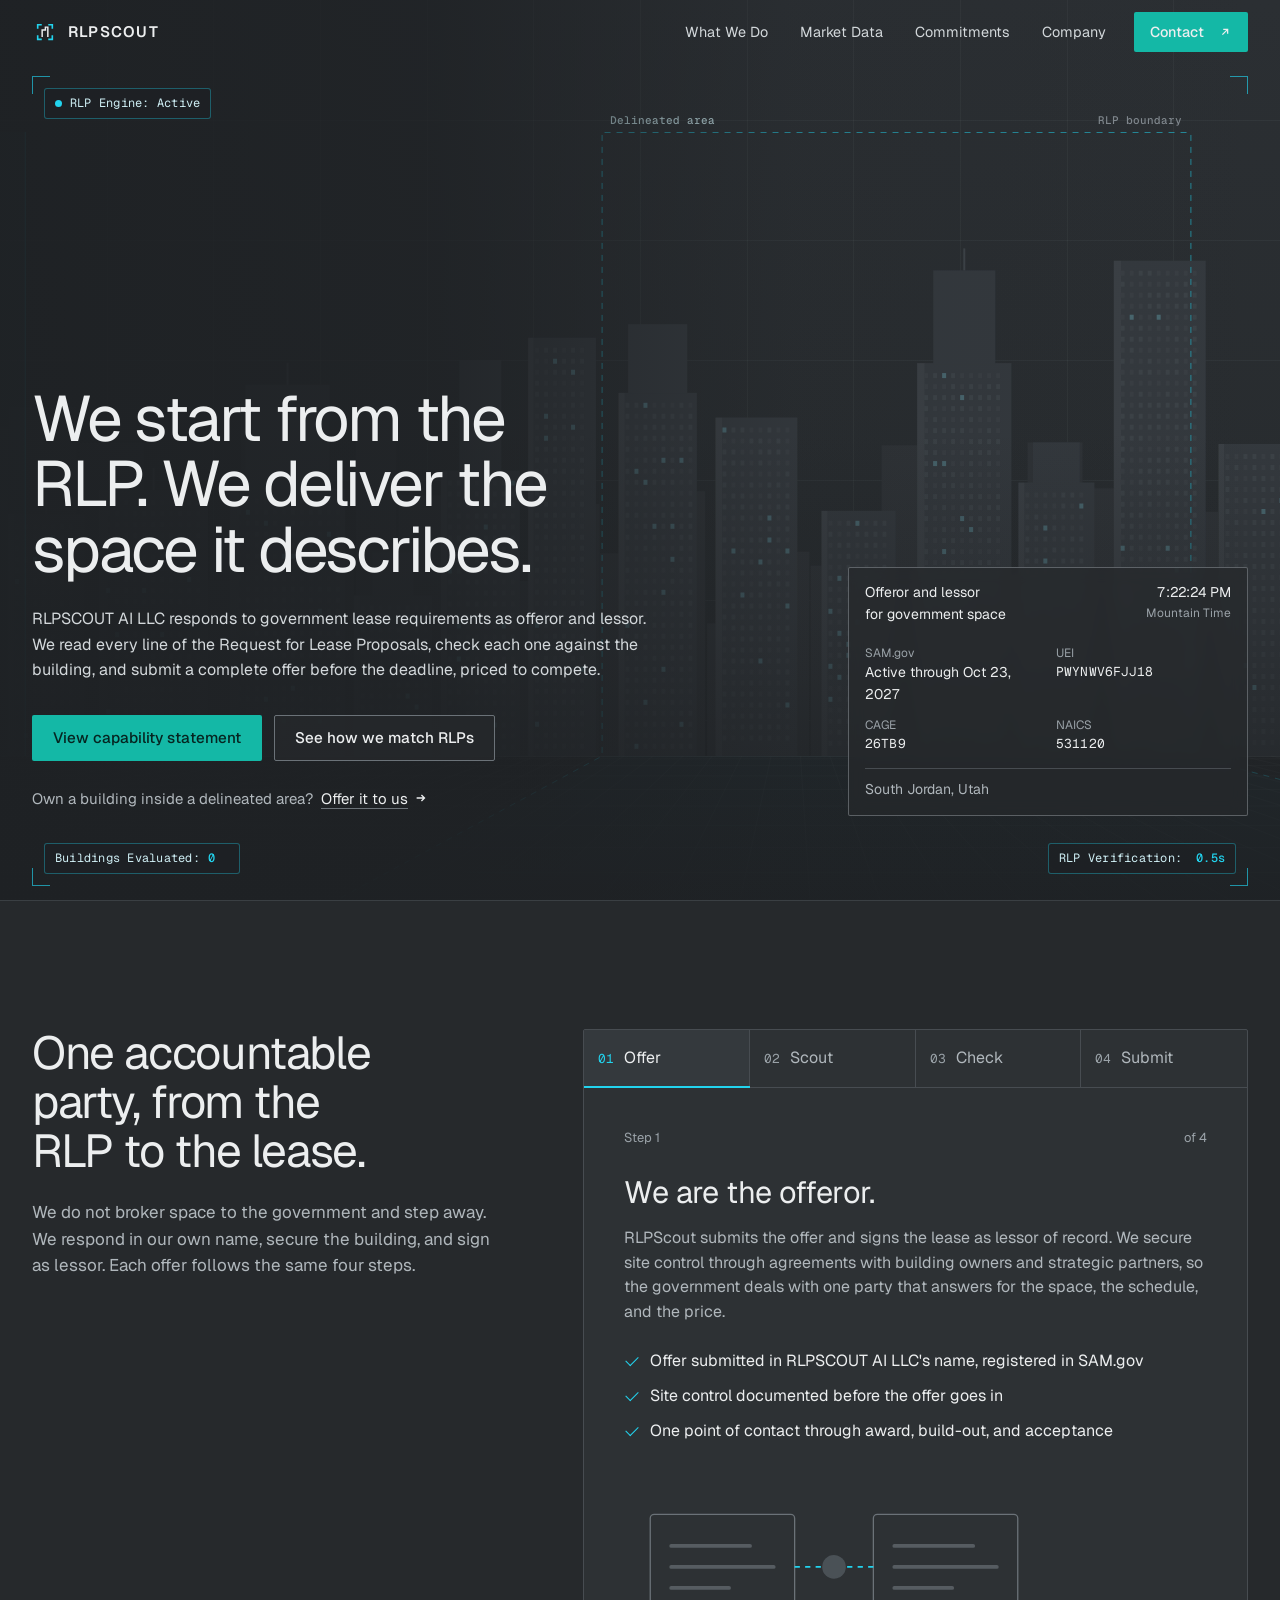
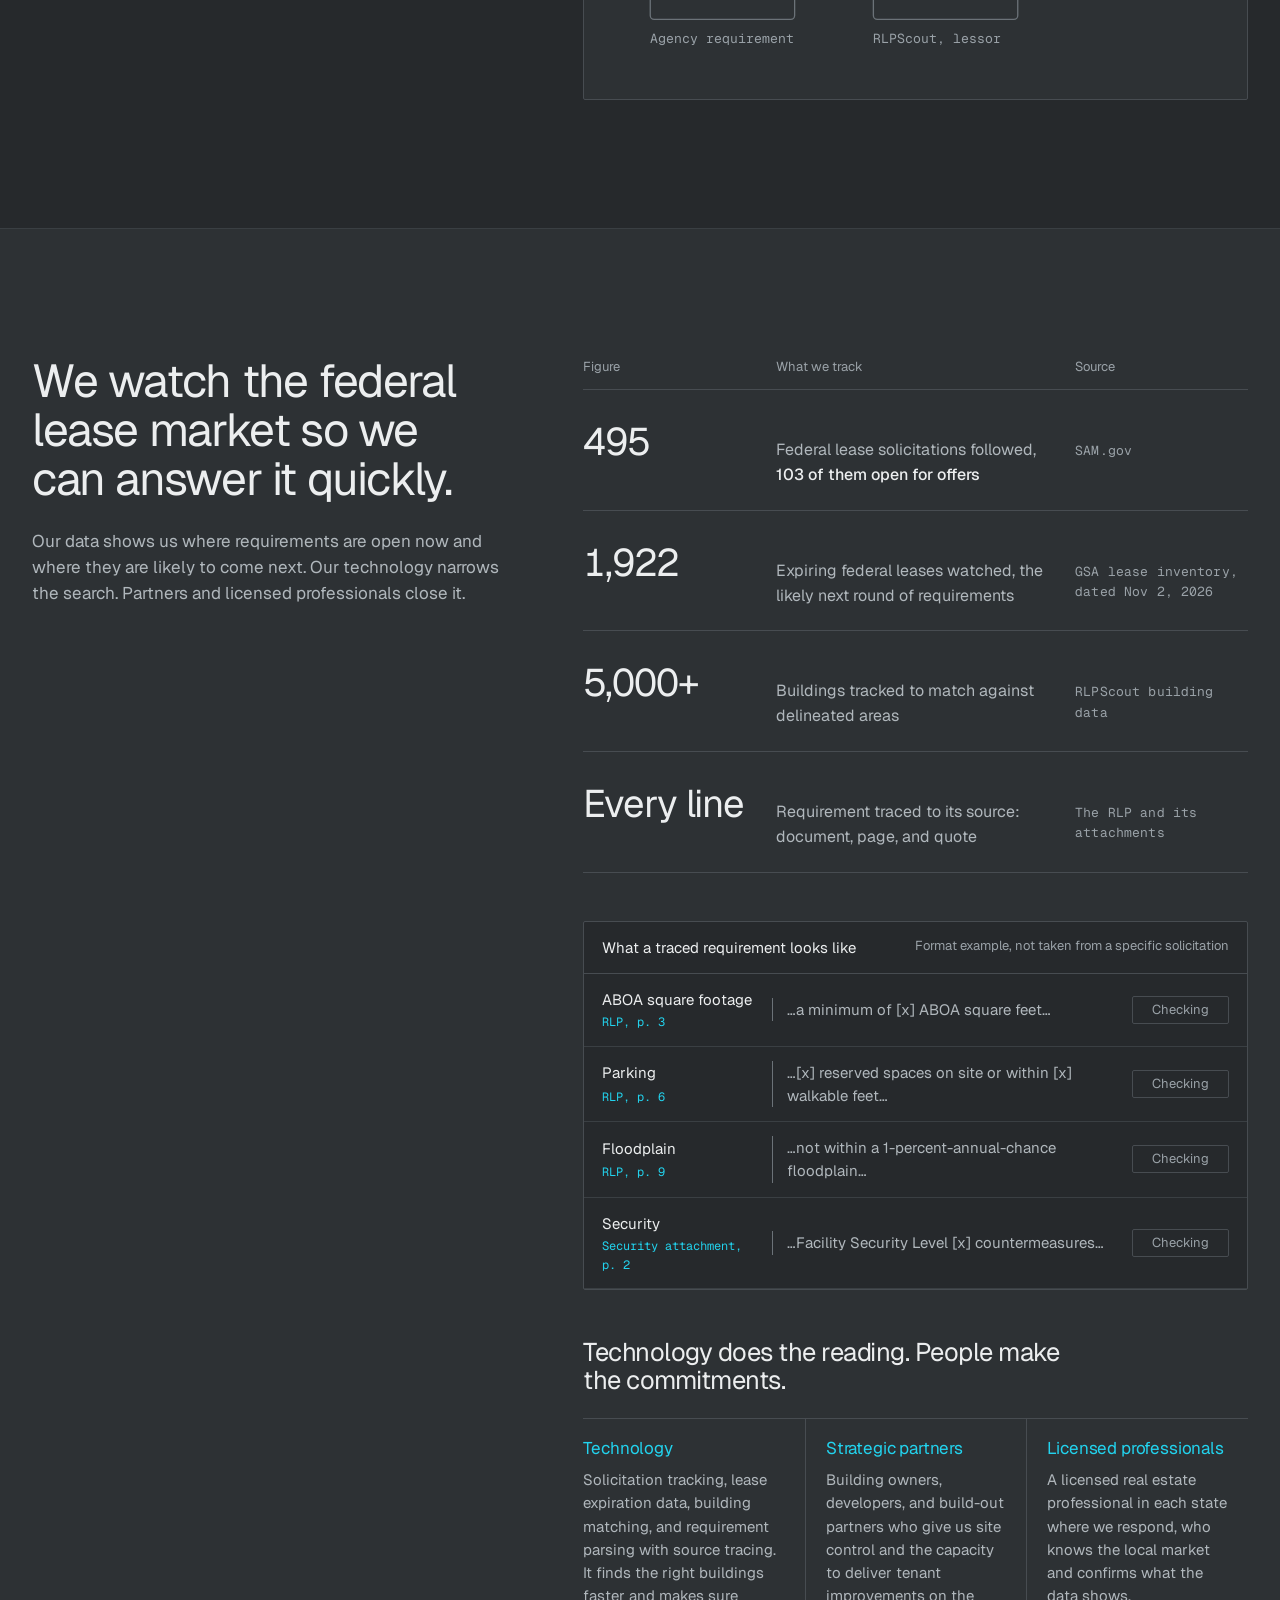
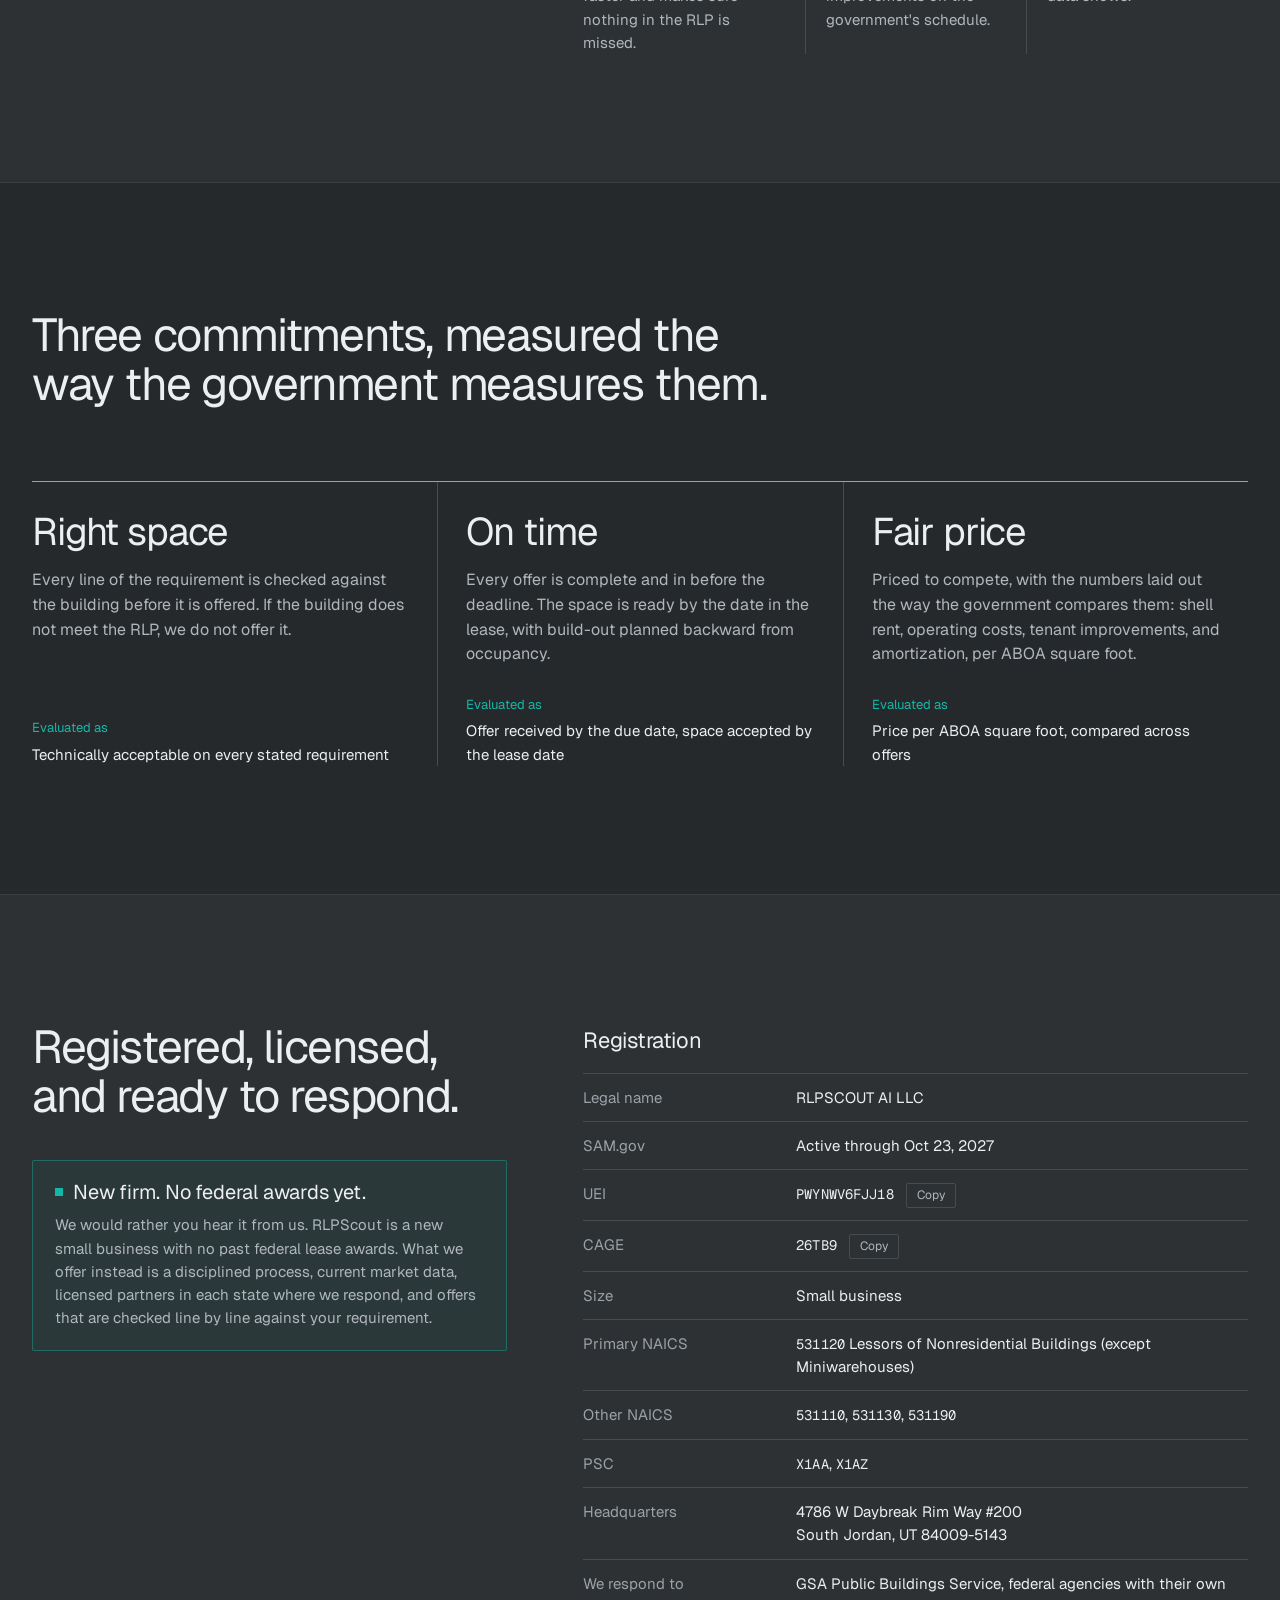
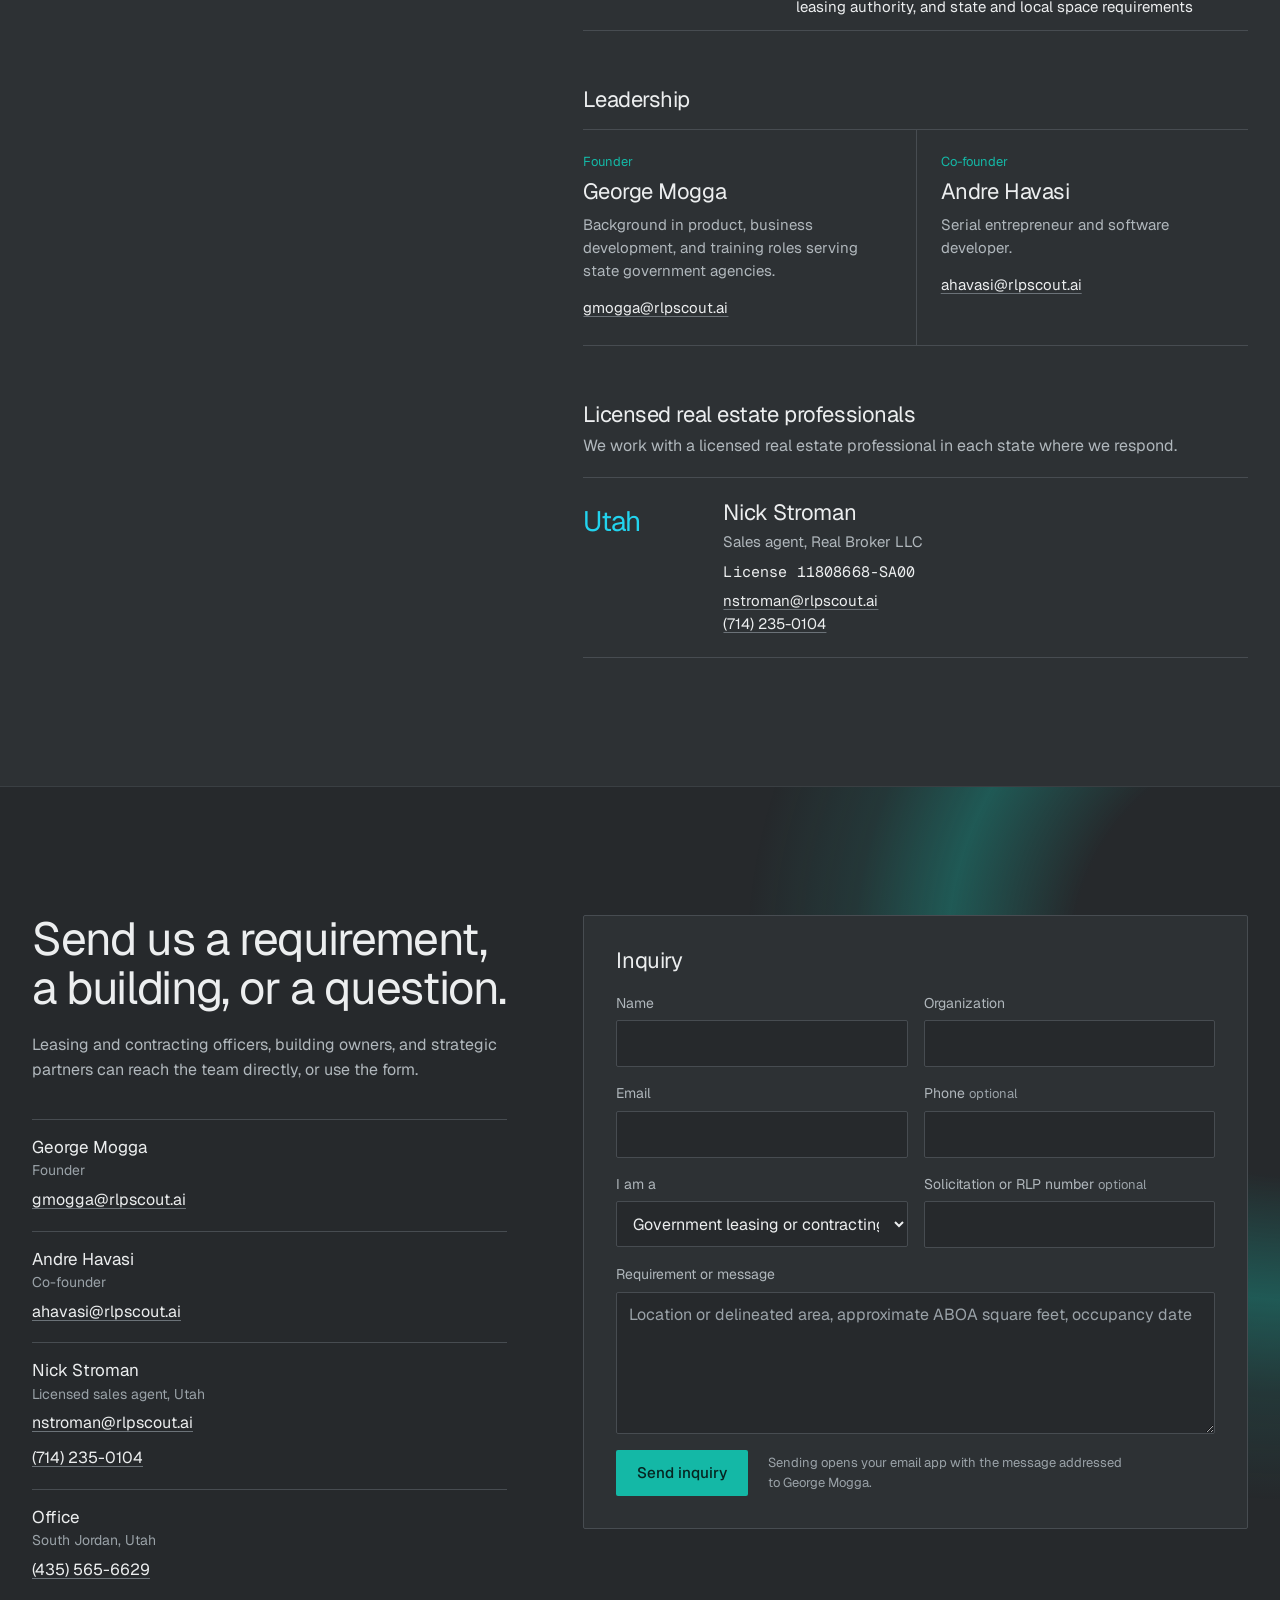
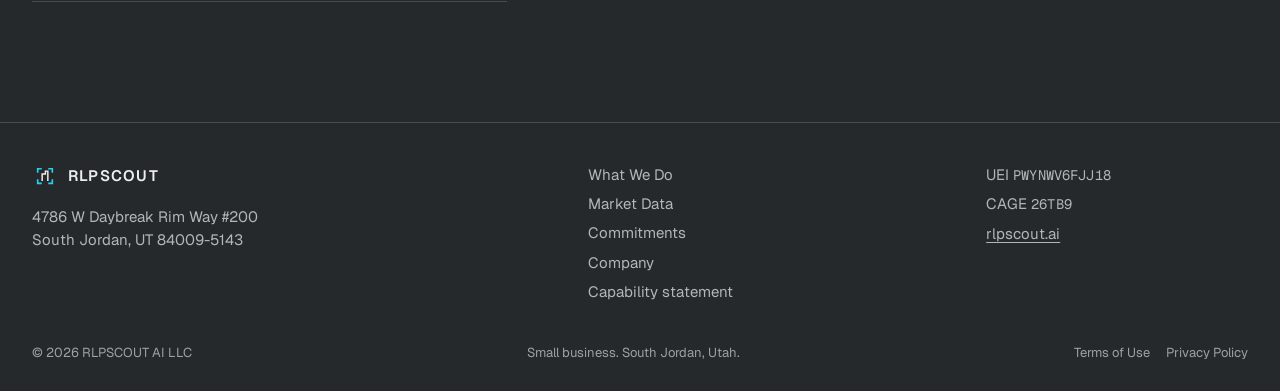
<file: index.html>
<!doctype html>
<html lang="en">
<head>
  <meta charset="utf-8">
  <meta name="viewport" content="width=device-width, initial-scale=1">
  <title>RLPSCOUT AI LLC | Government lease offeror and lessor</title>
  <meta name="description" content="RLPSCOUT AI LLC responds to government Requests for Lease Proposals as offeror and lessor. We check every line of the RLP against the building, trace each requirement to its source, and submit complete offers on time at a competitive price.">
  <meta name="theme-color" content="#26292c">
  <link rel="icon" href="assets/mark.svg" type="image/svg+xml">
  <link rel="preconnect" href="https://fonts.googleapis.com">
  <link rel="preconnect" href="https://fonts.gstatic.com" crossorigin>
  <link href="https://fonts.googleapis.com/css2?family=Geist:wght@300;400;500;600&family=Geist+Mono:wght@400;500&display=swap" rel="stylesheet">
  <link rel="stylesheet" href="css/styles.css">
  <script>document.documentElement.classList.add('js')</script>
</head>
<body>
  <a class="skip" href="#main">Skip to content</a>

  <!-- ============ HEADER ============ -->
  <header class="site-header" id="top">
    <nav class="nav" aria-label="Primary">
      <a class="brand" href="#top" aria-label="RLPSCOUT home">
        <svg class="brand-mark" viewBox="0 0 32 32" aria-hidden="true">
          <path d="M7 12V7h5M20 7h5v5M25 20v5h-5M12 25H7v-5" stroke="currentColor" stroke-width="2" fill="none"/>
          <path d="M12.5 22V13.5h4V10h3v12" stroke="#eceeef" stroke-width="1.8" fill="none"/>
        </svg>
        <span class="brand-word">RLPSCOUT</span>
      </a>
      <button class="nav-toggle" type="button" aria-expanded="false" aria-controls="nav-links">
        <span class="sr-only">Menu</span>
        <span class="nav-toggle-bars" aria-hidden="true"></span>
      </button>
      <div class="nav-links" id="nav-links">
        <a href="#what-we-do">What We Do</a>
        <a href="#market-data">Market Data</a>
        <a href="#commitments">Commitments</a>
        <a href="#company">Company</a>
        <a class="nav-cta" href="#contact">Contact
          <svg viewBox="0 0 16 16" aria-hidden="true"><path d="M5 11l6-6M6 5h5v5" stroke="currentColor" stroke-width="1.5" fill="none"/></svg>
        </a>
      </div>
    </nav>
  </header>

  <main id="main">

    <!-- ============ HERO ============ -->
    <section class="hero" aria-labelledby="hero-title">
      <canvas class="hero-canvas" aria-hidden="true"></canvas>
      <div class="hero-scrim" aria-hidden="true"></div>
      <p class="sr-only">Animated illustration: a city skyline is scanned from left to right. Bounding boxes lock onto buildings inside an agency's delineated area and check square footage, parking, floodplain and source references. Buildings outside the boundary are marked excluded.</p>

      <div class="hud" aria-hidden="true">
        <div class="hud-corner tl"></div><div class="hud-corner tr"></div>
        <div class="hud-corner bl"></div><div class="hud-corner br"></div>
        <div class="hud-status"><span class="hud-dot"></span><span data-hud="status">RLP Engine: Active</span></div>
        <div class="hud-readout hud-left">Buildings Evaluated: <b data-hud="count">0</b></div>
        <div class="hud-readout hud-right">RLP Verification: <b data-hud="timer">0.0s</b></div>
      </div>

      <div class="hero-inner">
        <div class="hero-copy">
          <h1 id="hero-title">We start from the RLP. We deliver the space it describes.</h1>
          <p class="hero-lede">RLPSCOUT AI LLC responds to government lease requirements as offeror and lessor. We read every line of the Request for Lease Proposals, check each one against the building, and submit a complete offer before the deadline, priced to compete.</p>
          <div class="hero-actions">
            <button class="btn btn-primary" type="button" data-open-cap>View capability statement</button>
            <a class="btn btn-ghost" href="#what-we-do">See how we match RLPs</a>
          </div>
          <p class="hero-owner">Own a building inside a delineated area? <a href="#contact" data-role="Building owner">Offer it to us<svg viewBox="0 0 16 16" aria-hidden="true"><path d="M3 8h9M8.5 4.5 12 8l-3.5 3.5" stroke="currentColor" stroke-width="1.5" fill="none"/></svg></a></p>
        </div>

        <aside class="hero-card" aria-label="Registration summary">
          <div class="hero-card-row">
            <p>Offeror and lessor<br>for government space</p>
            <p class="hero-clock"><span data-clock>--:--:--</span><small>Mountain Time</small></p>
          </div>
          <dl class="hero-card-data">
            <div><dt>SAM.gov</dt><dd>Active through Oct 23, 2027</dd></div>
            <div><dt>UEI</dt><dd class="mono">PWYNWV6FJJ18</dd></div>
            <div><dt>CAGE</dt><dd class="mono">26TB9</dd></div>
            <div><dt>NAICS</dt><dd class="mono">531120</dd></div>
          </dl>
          <p class="hero-card-addr">South Jordan, Utah</p>
        </aside>
      </div>
    </section>

    <!-- ============ HOW WE WORK ============ -->
    <section class="section" id="what-we-do" aria-labelledby="work-title">
      <div class="wrap split">
        <div class="split-head" data-reveal>
          <h2 id="work-title">One accountable party, from the RLP to the lease.</h2>
          <p class="section-intro">We do not broker space to the government and step away. We respond in our own name, secure the building, and sign as lessor. Each offer follows the same four steps.</p>
        </div>

        <div class="steps" data-steps data-reveal>
          <div class="steps-tabs" role="tablist" aria-label="How we work">
            <button role="tab" id="tab-1" aria-controls="panel-1" aria-selected="true"><span>01</span> Offer</button>
            <button role="tab" id="tab-2" aria-controls="panel-2" aria-selected="false" tabindex="-1"><span>02</span> Scout</button>
            <button role="tab" id="tab-3" aria-controls="panel-3" aria-selected="false" tabindex="-1"><span>03</span> Check</button>
            <button role="tab" id="tab-4" aria-controls="panel-4" aria-selected="false" tabindex="-1"><span>04</span> Submit</button>
            <span class="steps-ink" aria-hidden="true"></span>
          </div>

          <article class="step-panel" role="tabpanel" id="panel-1" aria-labelledby="tab-1" tabindex="0">
            <div class="step-meta"><span>Step 1</span><span>of 4</span></div>
            <h3>We are the offeror.</h3>
            <p>RLPScout submits the offer and signs the lease as lessor of record. We secure site control through agreements with building owners and strategic partners, so the government deals with one party that answers for the space, the schedule, and the price.</p>
            <ul class="ticks">
              <li>Offer submitted in RLPSCOUT AI LLC's name, registered in SAM.gov</li>
              <li>Site control documented before the offer goes in</li>
              <li>One point of contact through award, build-out, and acceptance</li>
            </ul>
            <svg class="step-art" viewBox="0 0 320 140" aria-hidden="true">
              <rect x="20" y="30" width="110" height="80" rx="3" class="a-line"/>
              <path d="M36 54h60M36 70h78M36 86h44" class="a-dim"/>
              <rect x="190" y="30" width="110" height="80" rx="3" class="a-line"/>
              <path d="M206 54h60M206 70h78M206 86h44" class="a-dim"/>
              <path d="M130 70h60" class="a-accent" stroke-dasharray="4 4"/>
              <circle cx="160" cy="70" r="9" class="a-fill"/>
              <text x="20" y="128" class="a-text">Agency requirement</text>
              <text x="190" y="128" class="a-text">RLPScout, lessor</text>
            </svg>
          </article>

          <article class="step-panel" role="tabpanel" id="panel-2" aria-labelledby="tab-2" tabindex="0" hidden>
            <div class="step-meta"><span>Step 2</span><span>of 4</span></div>
            <h3>We search inside the delineated area.</h3>
            <p>The delineated area in the RLP is a hard boundary, so we treat it as one. We match the boundary against more than 5,000 tracked buildings, then work with our licensed real estate professional in that state to confirm availability, ownership, and the owner's willingness to commit.</p>
            <ul class="ticks">
              <li>Candidates plotted against the exact boundary streets</li>
              <li>Buildings outside the boundary excluded, not argued for</li>
              <li>Local market checked by a licensed professional on the ground</li>
            </ul>
            <svg class="step-art" viewBox="0 0 320 140" aria-hidden="true">
              <rect x="70" y="14" width="180" height="104" class="a-accent" stroke-dasharray="5 4"/>
              <rect x="22" y="70" width="24" height="40" class="a-dim-fill"/>
              <rect x="96" y="52" width="34" height="58" class="a-fill"/>
              <rect x="146" y="38" width="28" height="72" class="a-fill"/>
              <rect x="190" y="62" width="40" height="48" class="a-dim-fill"/>
              <rect x="276" y="48" width="26" height="62" class="a-dim-fill"/>
              <rect x="92" y="48" width="42" height="66" class="a-line-accent"/>
              <rect x="142" y="34" width="36" height="80" class="a-line-accent"/>
              <text x="74" y="132" class="a-text">Delineated area</text>
              <text x="250" y="132" class="a-text">Excluded</text>
            </svg>
          </article>

          <article class="step-panel" role="tabpanel" id="panel-3" aria-labelledby="tab-3" tabindex="0" hidden>
            <div class="step-meta"><span>Step 3</span><span>of 4</span></div>
            <h3>We check every line against the building.</h3>
            <p>We parse the RLP and its attachments into individual requirements: ABOA square footage, parking, security, floodplain, accessibility, fire and life safety, and the delivery schedule. Every requirement is traced to its source, by document, page, and quote, and marked as met, not met, or needing work before we offer.</p>
            <ul class="ticks">
              <li>Each requirement linked to the exact page and wording</li>
              <li>Gaps found before submission, not after award</li>
              <li>A reviewer can follow every decision back to the RLP</li>
            </ul>
            <svg class="step-art" viewBox="0 0 320 140" aria-hidden="true">
              <rect x="20" y="16" width="280" height="24" rx="2" class="a-line"/>
              <rect x="20" y="48" width="280" height="24" rx="2" class="a-line"/>
              <rect x="20" y="80" width="280" height="24" rx="2" class="a-line"/>
              <path d="M32 28h110M32 60h90M32 92h120" class="a-dim"/>
              <text x="200" y="32" class="a-text">p.14</text>
              <text x="200" y="64" class="a-text">p.22</text>
              <text x="200" y="96" class="a-text">p.31</text>
              <path d="M272 28l5 5 9-10M272 60l5 5 9-10" class="a-accent"/>
              <path d="M274 87l10 10M284 87l-10 10" class="a-warn"/>
              <text x="20" y="128" class="a-text">Requirement, source, status</text>
            </svg>
          </article>

          <article class="step-panel" role="tabpanel" id="panel-4" aria-labelledby="tab-4" tabindex="0" hidden>
            <div class="step-meta"><span>Step 4</span><span>of 4</span></div>
            <h3>We submit a complete package before the deadline.</h3>
            <p>An incomplete offer is a weak offer. We assemble everything the RLP asks for, check it against the submission list, and deliver it before the due date and time.</p>
            <ul class="forms-list">
              <li><b>GSA Form 1364</b> Proposal to Lease Space</li>
              <li><b>GSA Form 1217</b> Lessor's Annual Cost Statement</li>
              <li><b>GSA Form 3518-SAM</b> Representations and Certifications</li>
              <li><b>GSA Form 12000</b> Prelease Fire Protection and Life Safety Evaluation</li>
              <li><b>Floor plans</b> Showing the offered space and ABOA calculation</li>
              <li><b>Site control</b> Evidence of the right to offer the building</li>
              <li><b>FEMA flood map</b> Floodplain status for the site</li>
            </ul>
          </article>
        </div>
      </div>
    </section>

    <!-- ============ MARKET DATA ============ -->
    <section class="section section-alt" id="market-data" aria-labelledby="data-title">
      <div class="wrap split">
        <div class="split-head" data-reveal>
          <h2 id="data-title">We watch the federal lease market so we can answer it quickly.</h2>
          <p class="section-intro">Our data shows us where requirements are open now and where they are likely to come next. Our technology narrows the search. Partners and licensed professionals close it.</p>
        </div>

        <div class="data-body">
          <table class="ledger" data-reveal>
            <caption class="sr-only">What RLPScout tracks</caption>
            <thead>
              <tr><th scope="col">Figure</th><th scope="col">What we track</th><th scope="col">Source</th></tr>
            </thead>
            <tbody>
              <tr>
                <td class="ledger-num">495</td>
                <td>Federal lease solicitations followed, <strong>103 of them open for offers</strong></td>
                <td>SAM.gov</td>
              </tr>
              <tr>
                <td class="ledger-num">1,922</td>
                <td>Expiring federal leases watched, the likely next round of requirements</td>
                <td>GSA lease inventory, dated Nov 2, 2026</td>
              </tr>
              <tr>
                <td class="ledger-num">5,000+</td>
                <td>Buildings tracked to match against delineated areas</td>
                <td>RLPScout building data</td>
              </tr>
              <tr>
                <td class="ledger-num">Every line</td>
                <td>Requirement traced to its source: document, page, and quote</td>
                <td>The RLP and its attachments</td>
              </tr>
            </tbody>
          </table>

          <figure class="trace" data-reveal data-trace>
            <figcaption>
              <span>What a traced requirement looks like</span>
              <small>Format example, not taken from a specific solicitation</small>
            </figcaption>
            <div class="trace-rows" role="list">
              <div class="trace-row" role="listitem">
                <span class="trace-req">ABOA square footage</span>
                <span class="trace-src">RLP, p. 3</span>
                <q>…a minimum of [x] ABOA square feet…</q>
                <span class="status ok">Met</span>
              </div>
              <div class="trace-row" role="listitem">
                <span class="trace-req">Parking</span>
                <span class="trace-src">RLP, p. 6</span>
                <q>…[x] reserved spaces on site or within [x] walkable feet…</q>
                <span class="status ok">Met</span>
              </div>
              <div class="trace-row" role="listitem">
                <span class="trace-req">Floodplain</span>
                <span class="trace-src">RLP, p. 9</span>
                <q>…not within a 1-percent-annual-chance floodplain…</q>
                <span class="status ok">Met</span>
              </div>
              <div class="trace-row" role="listitem">
                <span class="trace-req">Security</span>
                <span class="trace-src">Security attachment, p. 2</span>
                <q>…Facility Security Level [x] countermeasures…</q>
                <span class="status work">Needs work</span>
              </div>
            </div>
          </figure>

          <div class="staffing" data-reveal>
            <h3>Technology does the reading. People make the commitments.</h3>
            <div class="staffing-grid">
              <div>
                <h4>Technology</h4>
                <p>Solicitation tracking, lease expiration data, building matching, and requirement parsing with source tracing. It finds the right buildings faster and makes sure nothing in the RLP is missed.</p>
              </div>
              <div>
                <h4>Strategic partners</h4>
                <p>Building owners, developers, and build-out partners who give us site control and the capacity to deliver tenant improvements on the government's schedule.</p>
              </div>
              <div>
                <h4>Licensed professionals</h4>
                <p>A licensed real estate professional in each state where we respond, who knows the local market and confirms what the data shows.</p>
              </div>
            </div>
          </div>
        </div>
      </div>
    </section>

    <!-- ============ COMMITMENTS ============ -->
    <section class="section" id="commitments" aria-labelledby="commit-title">
      <div class="wrap">
        <div class="commit-head" data-reveal>
          <h2 id="commit-title">Three commitments, measured the way the government measures them.</h2>
        </div>
        <ol class="commit-grid">
          <li class="commit" data-reveal style="--i:0">
            <h3>Right space</h3>
            <p>Every line of the requirement is checked against the building before it is offered. If the building does not meet the RLP, we do not offer it.</p>
            <p class="commit-measure"><span>Evaluated as</span> Technically acceptable on every stated requirement</p>
          </li>
          <li class="commit" data-reveal style="--i:1">
            <h3>On time</h3>
            <p>Every offer is complete and in before the deadline. The space is ready by the date in the lease, with build-out planned backward from occupancy.</p>
            <p class="commit-measure"><span>Evaluated as</span> Offer received by the due date, space accepted by the lease date</p>
          </li>
          <li class="commit" data-reveal style="--i:2">
            <h3>Fair price</h3>
            <p>Priced to compete, with the numbers laid out the way the government compares them: shell rent, operating costs, tenant improvements, and amortization, per ABOA square foot.</p>
            <p class="commit-measure"><span>Evaluated as</span> Price per ABOA square foot, compared across offers</p>
          </li>
        </ol>
      </div>
    </section>

    <!-- ============ COMPANY ============ -->
    <section class="section section-alt" id="company" aria-labelledby="company-title">
      <div class="wrap split">
        <div class="split-head" data-reveal>
          <h2 id="company-title">Registered, licensed, and ready to respond.</h2>
          <div class="candor">
            <h3>New firm. No federal awards yet.</h3>
            <p>We would rather you hear it from us. RLPScout is a new small business with no past federal lease awards. What we offer instead is a disciplined process, current market data, licensed partners in each state where we respond, and offers that are checked line by line against your requirement.</p>
          </div>
        </div>

        <div class="company-body">
          <table class="registry" data-reveal>
            <caption>Registration</caption>
            <tbody>
              <tr><th scope="row">Legal name</th><td>RLPSCOUT AI LLC</td></tr>
              <tr><th scope="row">SAM.gov</th><td>Active through Oct 23, 2027</td></tr>
              <tr><th scope="row">UEI</th><td><span class="mono">PWYNWV6FJJ18</span> <button class="copy" type="button" data-copy="PWYNWV6FJJ18">Copy</button></td></tr>
              <tr><th scope="row">CAGE</th><td><span class="mono">26TB9</span> <button class="copy" type="button" data-copy="26TB9">Copy</button></td></tr>
              <tr><th scope="row">Size</th><td>Small business</td></tr>
              <tr><th scope="row">Primary NAICS</th><td><span class="mono">531120</span> Lessors of Nonresidential Buildings (except Miniwarehouses)</td></tr>
              <tr><th scope="row">Other NAICS</th><td><span class="mono">531110</span>, <span class="mono">531130</span>, <span class="mono">531190</span></td></tr>
              <tr><th scope="row">PSC</th><td><span class="mono">X1AA</span>, <span class="mono">X1AZ</span></td></tr>
              <tr><th scope="row">Headquarters</th><td>4786 W Daybreak Rim Way #200<br>South Jordan, UT 84009-5143</td></tr>
              <tr><th scope="row">We respond to</th><td>GSA Public Buildings Service, federal agencies with their own leasing authority, and state and local space requirements</td></tr>
            </tbody>
          </table>

          <h3 class="sub-head">Leadership</h3>
          <div class="people" data-reveal>
            <div class="person">
              <p class="person-role">Founder</p>
              <h4>George Mogga</h4>
              <p>Background in product, business development, and training roles serving state government agencies.</p>
              <a href="mailto:gmogga@rlpscout.ai">gmogga@rlpscout.ai</a>
            </div>
            <div class="person">
              <p class="person-role">Co-founder</p>
              <h4>Andre Havasi</h4>
              <p>Serial entrepreneur and software developer.</p>
              <a href="mailto:ahavasi@rlpscout.ai">ahavasi@rlpscout.ai</a>
            </div>
          </div>

          <h3 class="sub-head">Licensed real estate professionals</h3>
          <p class="sub-intro">We work with a licensed real estate professional in each state where we respond.</p>
          <div class="license" data-reveal>
            <div class="license-state">Utah</div>
            <div class="license-body">
              <h4>Nick Stroman</h4>
              <p>Sales agent, Real Broker LLC</p>
              <p class="mono license-no">License 11808668-SA00</p>
              <p><a href="mailto:nstroman@rlpscout.ai">nstroman@rlpscout.ai</a><br><a href="tel:+17142350104">(714) 235-0104</a></p>
            </div>
          </div>
        </div>
      </div>
    </section>

    <!-- ============ CONTACT ============ -->
    <section class="contact" id="contact" aria-labelledby="contact-title">
      <div class="contact-glow" aria-hidden="true"></div>
      <div class="wrap contact-grid">
        <div class="contact-intro" data-reveal>
          <h2 id="contact-title">Send us a requirement, a building, or a question.</h2>
          <p>Leasing and contracting officers, building owners, and strategic partners can reach the team directly, or use the form.</p>

          <ul class="directory">
            <li>
              <span class="dir-name">George Mogga</span><span class="dir-role">Founder</span>
              <a href="mailto:gmogga@rlpscout.ai">gmogga@rlpscout.ai</a>
            </li>
            <li>
              <span class="dir-name">Andre Havasi</span><span class="dir-role">Co-founder</span>
              <a href="mailto:ahavasi@rlpscout.ai">ahavasi@rlpscout.ai</a>
            </li>
            <li>
              <span class="dir-name">Nick Stroman</span><span class="dir-role">Licensed sales agent, Utah</span>
              <a href="mailto:nstroman@rlpscout.ai">nstroman@rlpscout.ai</a>
              <a href="tel:+17142350104">(714) 235-0104</a>
            </li>
            <li>
              <span class="dir-name">Office</span><span class="dir-role">South Jordan, Utah</span>
              <a href="tel:+14355656629">(435) 565-6629</a>
            </li>
          </ul>
        </div>

        <form class="inquiry" novalidate data-inquiry data-reveal>
          <h3>Inquiry</h3>
          <div class="field-row">
            <div class="field">
              <label for="f-name">Name</label>
              <input id="f-name" name="name" autocomplete="name" required>
              <p class="field-error" id="e-name" hidden>Enter your name.</p>
            </div>
            <div class="field">
              <label for="f-org">Organization</label>
              <input id="f-org" name="organization" autocomplete="organization" required>
              <p class="field-error" id="e-org" hidden>Enter your agency or company.</p>
            </div>
          </div>
          <div class="field-row">
            <div class="field">
              <label for="f-email">Email</label>
              <input id="f-email" name="email" type="email" autocomplete="email" required>
              <p class="field-error" id="e-email" hidden>Enter an email address like name@agency.gov.</p>
            </div>
            <div class="field">
              <label for="f-phone">Phone <span class="opt">optional</span></label>
              <input id="f-phone" name="phone" type="tel" autocomplete="tel">
            </div>
          </div>
          <div class="field-row">
            <div class="field">
              <label for="f-role">I am a</label>
              <select id="f-role" name="role">
                <option>Government leasing or contracting officer</option>
                <option>Building owner</option>
                <option>Strategic partner</option>
                <option>Other</option>
              </select>
            </div>
            <div class="field">
              <label for="f-sol">Solicitation or RLP number <span class="opt">optional</span></label>
              <input id="f-sol" name="solicitation">
            </div>
          </div>
          <div class="field">
            <label for="f-msg">Requirement or message</label>
            <textarea id="f-msg" name="message" rows="5" required placeholder="Location or delineated area, approximate ABOA square feet, occupancy date"></textarea>
            <p class="field-error" id="e-msg" hidden>Tell us what you need, even briefly.</p>
          </div>
          <div class="form-foot">
            <button class="btn btn-primary" type="submit">Send inquiry</button>
            <p class="form-note" data-form-note>Sending opens your email app with the message addressed to George Mogga.</p>
          </div>
        </form>
      </div>

      <footer class="site-footer">
        <div class="wrap footer-grid">
          <div>
            <a class="brand" href="#top" aria-label="Back to top">
              <svg class="brand-mark" viewBox="0 0 32 32" aria-hidden="true">
                <path d="M7 12V7h5M20 7h5v5M25 20v5h-5M12 25H7v-5" stroke="currentColor" stroke-width="2" fill="none"/>
                <path d="M12.5 22V13.5h4V10h3v12" stroke="#eceeef" stroke-width="1.8" fill="none"/>
              </svg>
              <span class="brand-word">RLPSCOUT</span>
            </a>
            <p class="footer-addr">4786 W Daybreak Rim Way #200<br>South Jordan, UT 84009-5143</p>
          </div>
          <nav aria-label="Footer">
            <a href="#what-we-do">What We Do</a>
            <a href="#market-data">Market Data</a>
            <a href="#commitments">Commitments</a>
            <a href="#company">Company</a>
            <button type="button" class="linklike" data-open-cap>Capability statement</button>
          </nav>
          <div class="footer-reg">
            <p>UEI <span class="mono">PWYNWV6FJJ18</span></p>
            <p>CAGE <span class="mono">26TB9</span></p>
            <p><a href="https://rlpscout.ai">rlpscout.ai</a></p>
          </div>
        </div>
        <div class="wrap footer-base">
          <p>© 2026 RLPSCOUT AI LLC</p>
          <p>Small business. South Jordan, Utah.</p>
          <p class="footer-legal"><a href="terms.html">Terms of Use</a> <a href="privacy.html">Privacy Policy</a></p>
        </div>
      </footer>
    </section>
  </main>

  <!-- ============ CAPABILITY STATEMENT ============ -->
  <dialog class="cap-dialog" id="cap-dialog" aria-labelledby="cap-title">
    <div class="cap-toolbar">
      <p>Capability statement</p>
      <div>
        <button class="btn btn-primary btn-sm" type="button" data-print-cap>Print or save as PDF</button>
        <button class="btn btn-ghost btn-sm" type="button" data-close-cap>Close</button>
      </div>
    </div>
    <article class="cap-sheet" id="cap-sheet">
      <header class="cap-head">
        <div>
          <p class="cap-brand">RLPSCOUT AI LLC</p>
          <h2 id="cap-title">Capability statement</h2>
          <p class="cap-sub">Government lease offeror and lessor</p>
        </div>
        <div class="cap-contact">
          <p>4786 W Daybreak Rim Way #200<br>South Jordan, UT 84009-5143</p>
          <p>(435) 565-6629<br>rlpscout.ai</p>
        </div>
      </header>

      <div class="cap-cols">
        <div>
          <h3>Company overview</h3>
          <p>RLPSCOUT AI LLC responds to government Requests for Lease Proposals as offeror and lessor. We start from the agency's exact requirement, search only inside the delineated area, check every line of the RLP against the building, and submit complete offers before the deadline, priced to compete.</p>

          <h3>Core capabilities</h3>
          <ul>
            <li>Acting as offeror and lessor of record for leased space</li>
            <li>Building search and matching inside delineated areas</li>
            <li>Line-by-line requirement checks, each traced to document, page, and quote</li>
            <li>Complete offer packages: GSA Forms 1364, 1217, 3518-SAM, 12000, plans, site control, FEMA flood maps</li>
            <li>Pricing laid out per ABOA square foot, the way the government compares offers</li>
          </ul>

          <h3>Differentiators</h3>
          <ul>
            <li>495 federal lease solicitations followed on SAM.gov, 103 open for offers</li>
            <li>1,922 expiring federal leases watched from the GSA lease inventory (dated Nov 2, 2026)</li>
            <li>5,000+ buildings tracked to match against delineated areas</li>
            <li>A licensed real estate professional in each state where we respond</li>
          </ul>

          <h3>Commitments</h3>
          <p><b>Right space.</b> Every line checked before the building is offered. <b>On time.</b> Offers complete and in before the deadline; space ready by the lease date. <b>Fair price.</b> Priced to compete, laid out the way the government compares.</p>
        </div>

        <div>
          <h3>Registration</h3>
          <dl class="cap-dl">
            <dt>SAM.gov</dt><dd>Active through Oct 23, 2027</dd>
            <dt>UEI</dt><dd>PWYNWV6FJJ18</dd>
            <dt>CAGE</dt><dd>26TB9</dd>
            <dt>Size</dt><dd>Small business</dd>
            <dt>Primary NAICS</dt><dd>531120</dd>
            <dt>Other NAICS</dt><dd>531110, 531130, 531190</dd>
            <dt>PSC</dt><dd>X1AA, X1AZ</dd>
          </dl>

          <h3>Customers served</h3>
          <p>GSA Public Buildings Service, federal agencies with their own leasing authority, and state and local space requirements.</p>

          <h3>Past performance</h3>
          <p>New firm. No federal awards yet.</p>

          <h3>Contacts</h3>
          <p><b>George Mogga</b>, Founder<br>gmogga@rlpscout.ai</p>
          <p><b>Andre Havasi</b>, Co-founder<br>ahavasi@rlpscout.ai</p>
          <p><b>Nick Stroman</b>, Licensed sales agent (Utah)<br>License 11808668-SA00, Real Broker LLC<br>nstroman@rlpscout.ai, (714) 235-0104</p>
        </div>
      </div>
    </article>
  </dialog>

  <div class="toast" role="status" aria-live="polite" data-toast></div>

  <script src="js/hero.js" defer></script>
  <script src="js/main.js" defer></script>
</body>
</html>
</file>
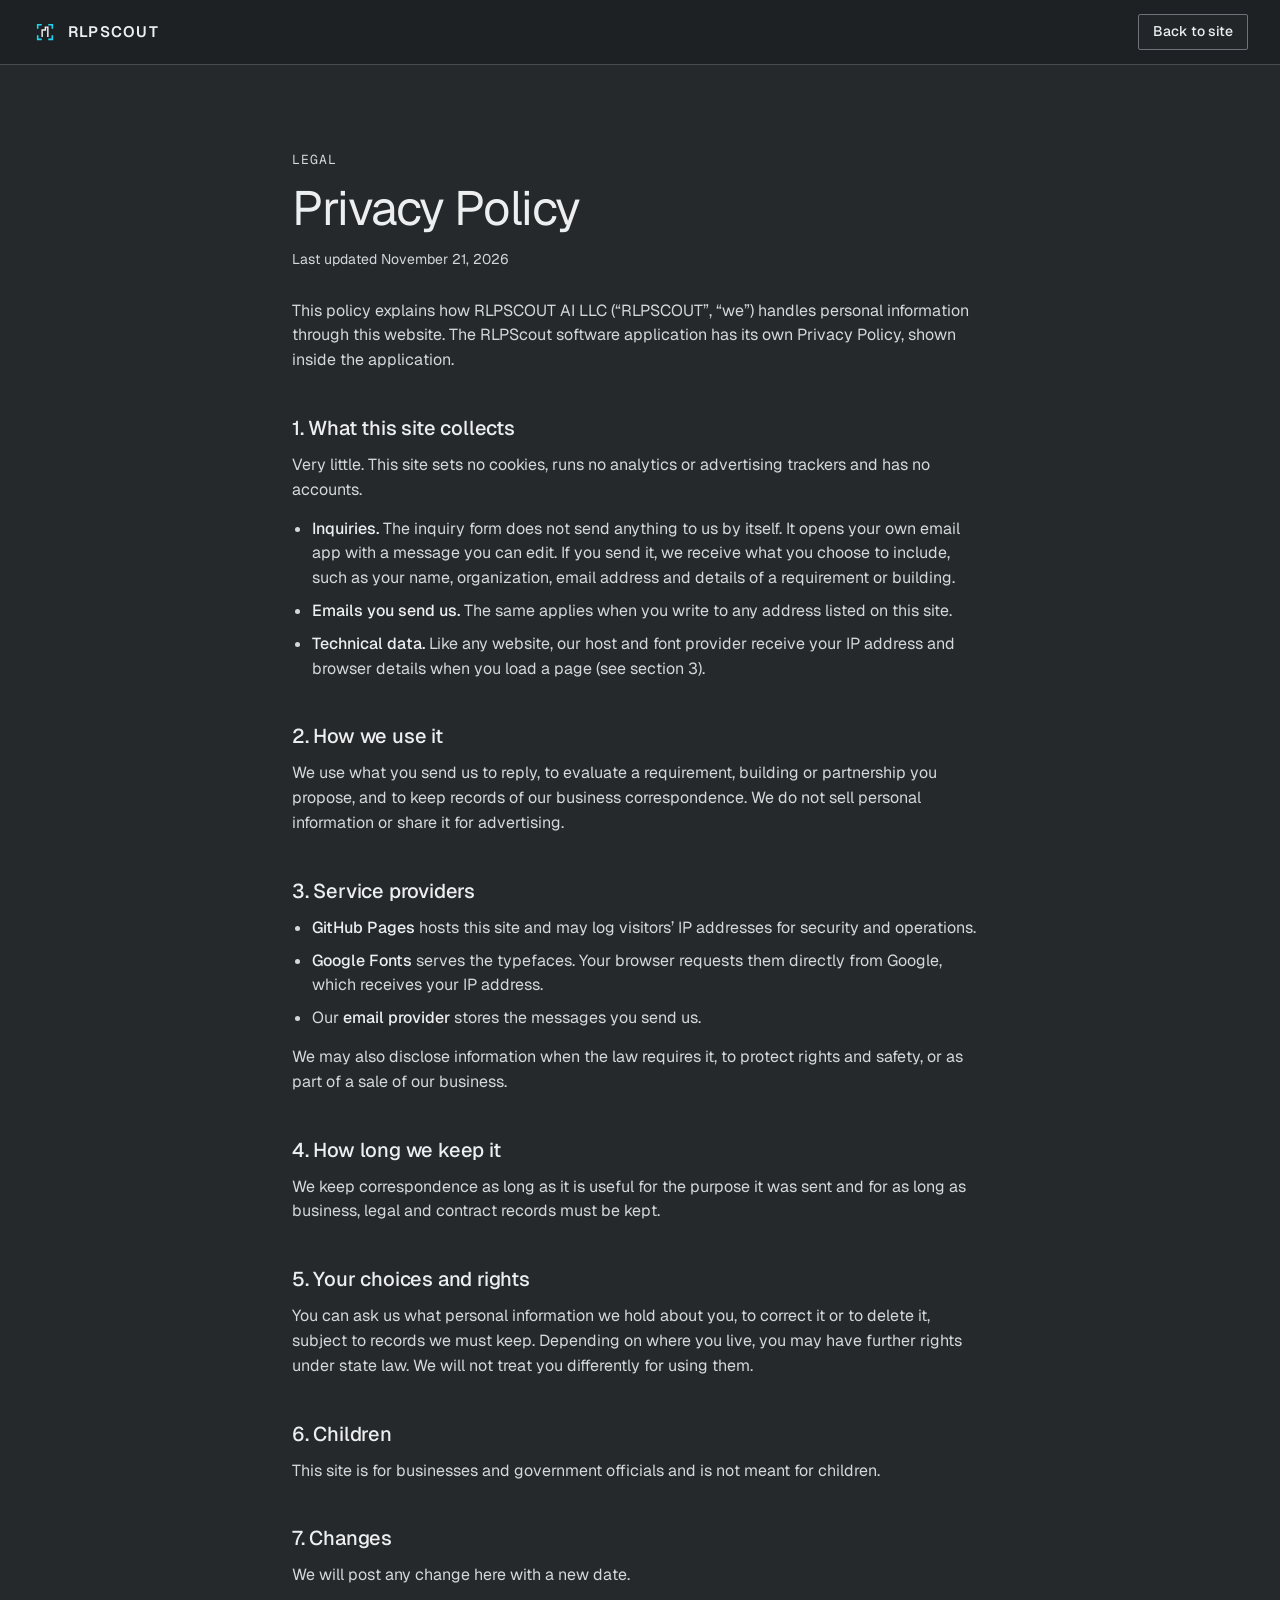
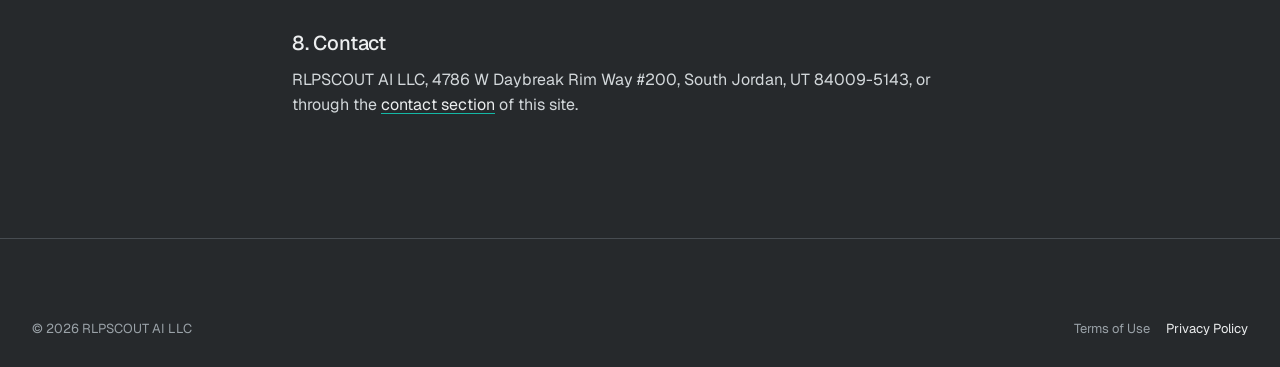
<file: privacy.html>
<!doctype html>
<html lang="en">
<head>
  <meta charset="utf-8">
  <meta name="viewport" content="width=device-width, initial-scale=1">
  <title>Privacy Policy | RLPSCOUT AI LLC</title>
  <meta name="description" content="How the RLPSCOUT AI LLC website handles personal information.">
  <meta name="theme-color" content="#26292c">
  <link rel="icon" href="assets/mark.svg" type="image/svg+xml">
  <link rel="preconnect" href="https://fonts.googleapis.com">
  <link rel="preconnect" href="https://fonts.gstatic.com" crossorigin>
  <link href="https://fonts.googleapis.com/css2?family=Geist:wght@300;400;500;600&family=Geist+Mono:wght@400;500&display=swap" rel="stylesheet">
  <link rel="stylesheet" href="css/styles.css">
</head>
<body>
  <a class="skip" href="#main">Skip to content</a>

  <header class="site-header is-solid">
    <nav class="nav" aria-label="Primary">
      <a class="brand" href="index.html" aria-label="RLPSCOUT home">
        <svg class="brand-mark" viewBox="0 0 32 32" aria-hidden="true">
          <path d="M7 12V7h5M20 7h5v5M25 20v5h-5M12 25H7v-5" stroke="currentColor" stroke-width="2" fill="none"/>
          <path d="M12.5 22V13.5h4V10h3v12" stroke="#eceeef" stroke-width="1.8" fill="none"/>
        </svg>
        <span class="brand-word">RLPSCOUT</span>
      </a>
      <a class="btn btn-ghost btn-sm" href="index.html">Back to site</a>
    </nav>
  </header>

  <main id="main" class="legal">
    <div class="wrap legal-wrap">
      <p class="legal-kicker mono">Legal</p>
      <h1>Privacy Policy</h1>
      <p class="legal-updated">Last updated November 21, 2026</p>

      <p>This policy explains how RLPSCOUT AI LLC (&ldquo;RLPSCOUT&rdquo;, &ldquo;we&rdquo;) handles personal information through this website. The RLPScout software application has its own Privacy Policy, shown inside the application.</p>

      <h2>1. What this site collects</h2>
      <p>Very little. This site sets no cookies, runs no analytics or advertising trackers and has no accounts.</p>
      <ul>
        <li><strong>Inquiries.</strong> The inquiry form does not send anything to us by itself. It opens your own email app with a message you can edit. If you send it, we receive what you choose to include, such as your name, organization, email address and details of a requirement or building.</li>
        <li><strong>Emails you send us.</strong> The same applies when you write to any address listed on this site.</li>
        <li><strong>Technical data.</strong> Like any website, our host and font provider receive your IP address and browser details when you load a page (see section 3).</li>
      </ul>

      <h2>2. How we use it</h2>
      <p>We use what you send us to reply, to evaluate a requirement, building or partnership you propose, and to keep records of our business correspondence. We do not sell personal information or share it for advertising.</p>

      <h2>3. Service providers</h2>
      <ul>
        <li><strong>GitHub Pages</strong> hosts this site and may log visitors&rsquo; IP addresses for security and operations.</li>
        <li><strong>Google Fonts</strong> serves the typefaces. Your browser requests them directly from Google, which receives your IP address.</li>
        <li>Our <strong>email provider</strong> stores the messages you send us.</li>
      </ul>
      <p>We may also disclose information when the law requires it, to protect rights and safety, or as part of a sale of our business.</p>

      <h2>4. How long we keep it</h2>
      <p>We keep correspondence as long as it is useful for the purpose it was sent and for as long as business, legal and contract records must be kept.</p>

      <h2>5. Your choices and rights</h2>
      <p>You can ask us what personal information we hold about you, to correct it or to delete it, subject to records we must keep. Depending on where you live, you may have further rights under state law. We will not treat you differently for using them.</p>

      <h2>6. Children</h2>
      <p>This site is for businesses and government officials and is not meant for children.</p>

      <h2>7. Changes</h2>
      <p>We will post any change here with a new date.</p>

      <h2>8. Contact</h2>
      <p>RLPSCOUT AI LLC, 4786 W Daybreak Rim Way #200, South Jordan, UT 84009-5143, or through the <a href="index.html#contact">contact section</a> of this site.</p>
    </div>
  </main>

  <footer class="site-footer">
    <div class="wrap footer-base">
      <p>&copy; 2026 RLPSCOUT AI LLC</p>
      <p class="footer-legal"><a href="terms.html">Terms of Use</a> <a href="privacy.html" aria-current="page">Privacy Policy</a></p>
    </div>
  </footer>
</body>
</html>
</file>
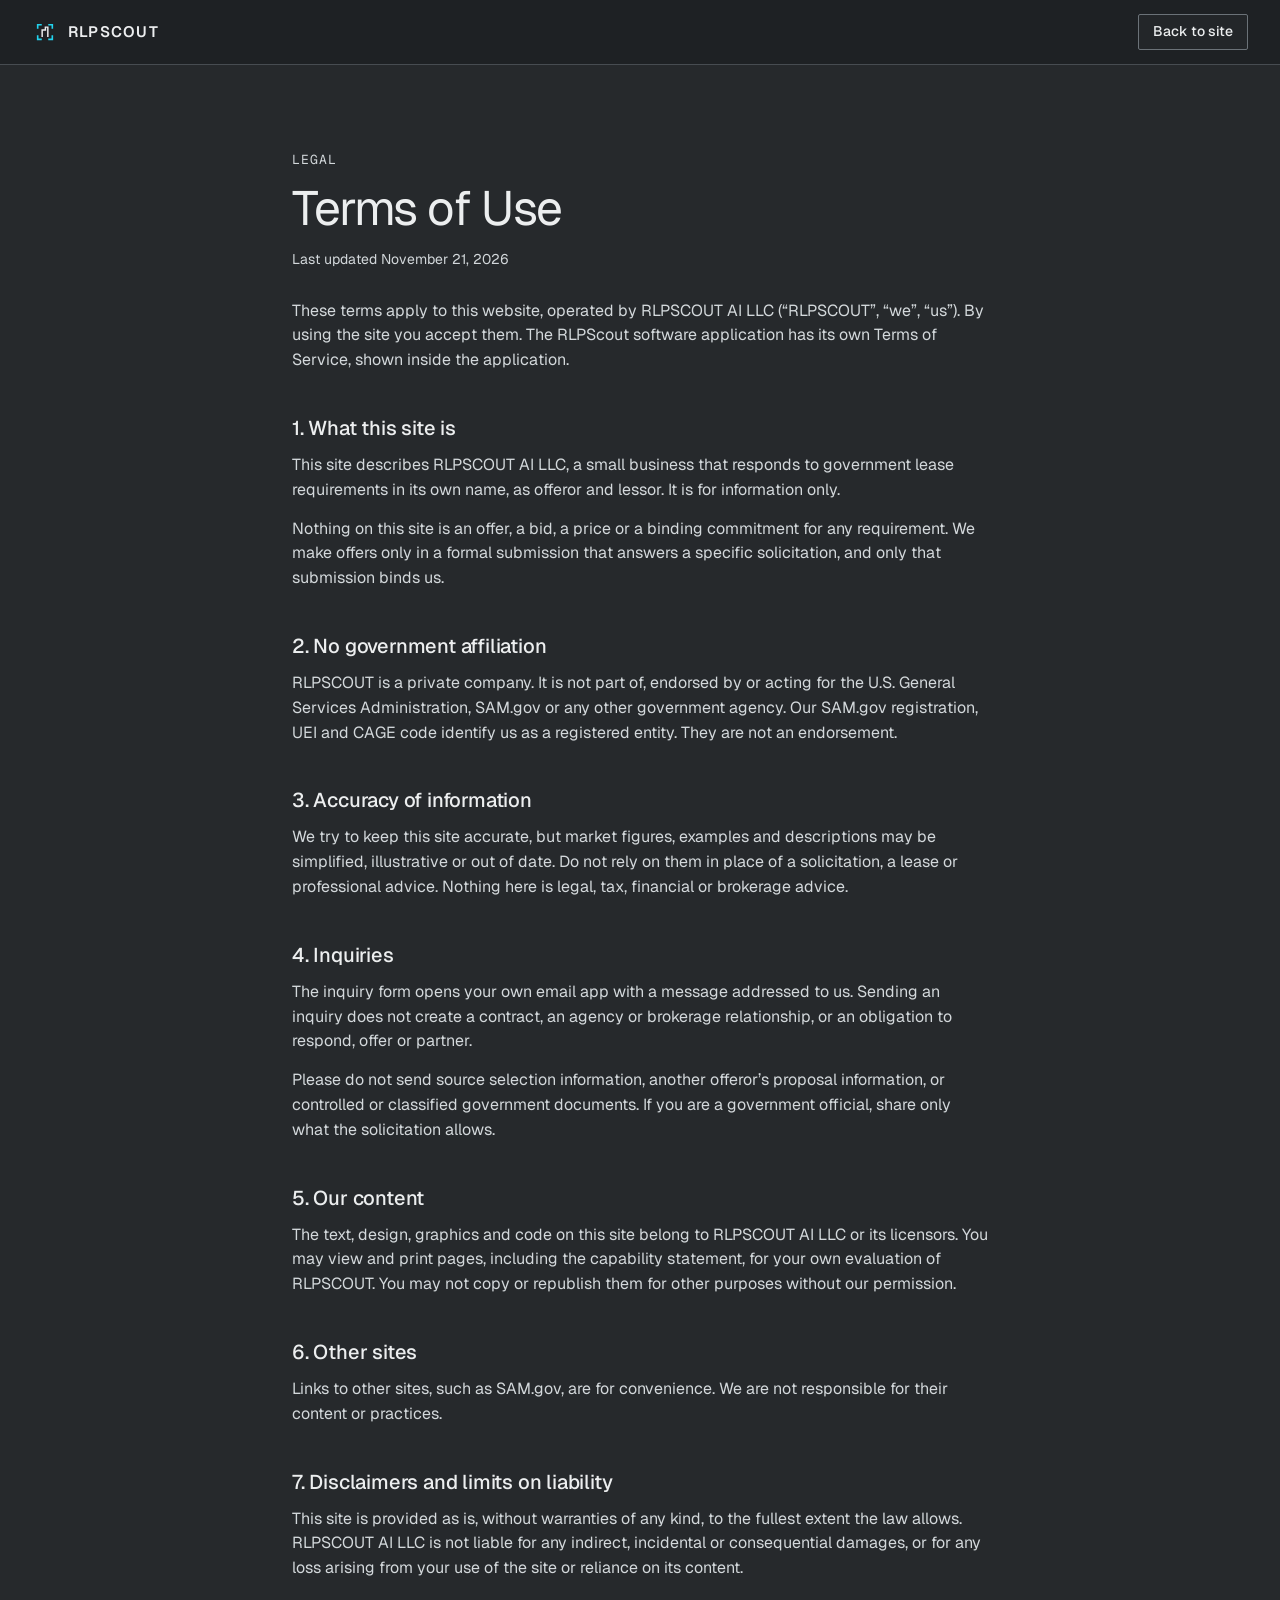
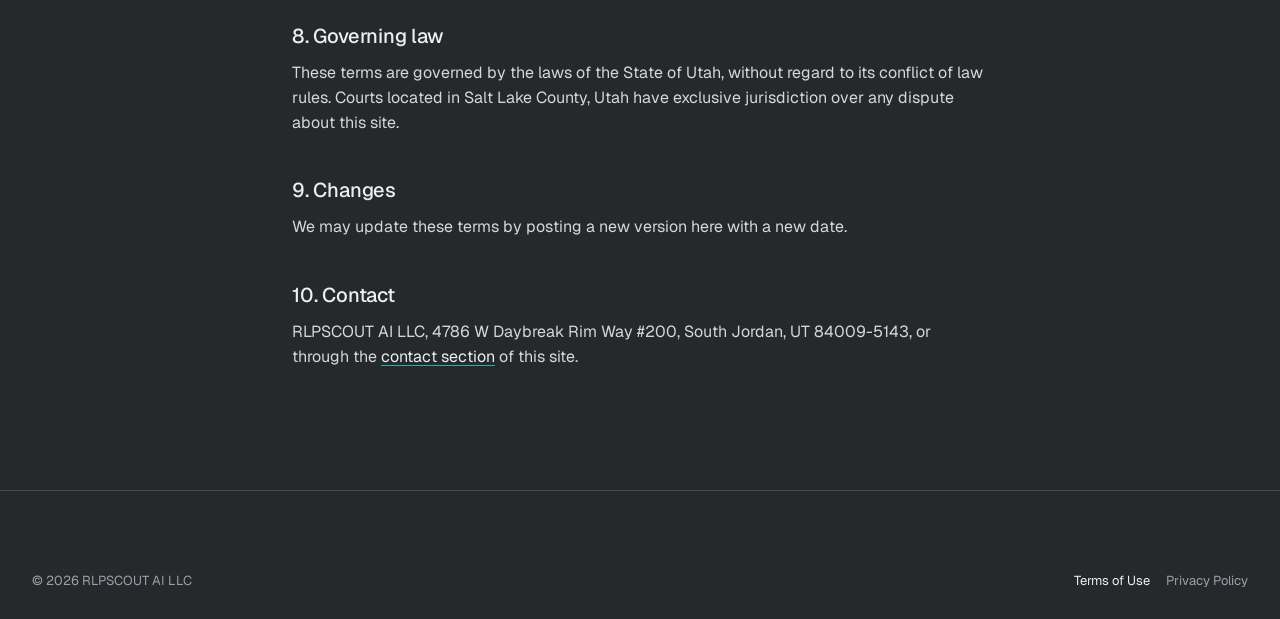
<file: terms.html>
<!doctype html>
<html lang="en">
<head>
  <meta charset="utf-8">
  <meta name="viewport" content="width=device-width, initial-scale=1">
  <title>Terms of Use | RLPSCOUT AI LLC</title>
  <meta name="description" content="Terms of use for the RLPSCOUT AI LLC website.">
  <meta name="theme-color" content="#26292c">
  <link rel="icon" href="assets/mark.svg" type="image/svg+xml">
  <link rel="preconnect" href="https://fonts.googleapis.com">
  <link rel="preconnect" href="https://fonts.gstatic.com" crossorigin>
  <link href="https://fonts.googleapis.com/css2?family=Geist:wght@300;400;500;600&family=Geist+Mono:wght@400;500&display=swap" rel="stylesheet">
  <link rel="stylesheet" href="css/styles.css">
</head>
<body>
  <a class="skip" href="#main">Skip to content</a>

  <header class="site-header is-solid">
    <nav class="nav" aria-label="Primary">
      <a class="brand" href="index.html" aria-label="RLPSCOUT home">
        <svg class="brand-mark" viewBox="0 0 32 32" aria-hidden="true">
          <path d="M7 12V7h5M20 7h5v5M25 20v5h-5M12 25H7v-5" stroke="currentColor" stroke-width="2" fill="none"/>
          <path d="M12.5 22V13.5h4V10h3v12" stroke="#eceeef" stroke-width="1.8" fill="none"/>
        </svg>
        <span class="brand-word">RLPSCOUT</span>
      </a>
      <a class="btn btn-ghost btn-sm" href="index.html">Back to site</a>
    </nav>
  </header>

  <main id="main" class="legal">
    <div class="wrap legal-wrap">
      <p class="legal-kicker mono">Legal</p>
      <h1>Terms of Use</h1>
      <p class="legal-updated">Last updated November 21, 2026</p>

      <p>These terms apply to this website, operated by RLPSCOUT AI LLC (&ldquo;RLPSCOUT&rdquo;, &ldquo;we&rdquo;, &ldquo;us&rdquo;). By using the site you accept them. The RLPScout software application has its own Terms of Service, shown inside the application.</p>

      <h2>1. What this site is</h2>
      <p>This site describes RLPSCOUT AI LLC, a small business that responds to government lease requirements in its own name, as offeror and lessor. It is for information only.</p>
      <p>Nothing on this site is an offer, a bid, a price or a binding commitment for any requirement. We make offers only in a formal submission that answers a specific solicitation, and only that submission binds us.</p>

      <h2>2. No government affiliation</h2>
      <p>RLPSCOUT is a private company. It is not part of, endorsed by or acting for the U.S. General Services Administration, SAM.gov or any other government agency. Our SAM.gov registration, UEI and CAGE code identify us as a registered entity. They are not an endorsement.</p>

      <h2>3. Accuracy of information</h2>
      <p>We try to keep this site accurate, but market figures, examples and descriptions may be simplified, illustrative or out of date. Do not rely on them in place of a solicitation, a lease or professional advice. Nothing here is legal, tax, financial or brokerage advice.</p>

      <h2>4. Inquiries</h2>
      <p>The inquiry form opens your own email app with a message addressed to us. Sending an inquiry does not create a contract, an agency or brokerage relationship, or an obligation to respond, offer or partner.</p>
      <p>Please do not send source selection information, another offeror&rsquo;s proposal information, or controlled or classified government documents. If you are a government official, share only what the solicitation allows.</p>

      <h2>5. Our content</h2>
      <p>The text, design, graphics and code on this site belong to RLPSCOUT AI LLC or its licensors. You may view and print pages, including the capability statement, for your own evaluation of RLPSCOUT. You may not copy or republish them for other purposes without our permission.</p>

      <h2>6. Other sites</h2>
      <p>Links to other sites, such as SAM.gov, are for convenience. We are not responsible for their content or practices.</p>

      <h2>7. Disclaimers and limits on liability</h2>
      <p>This site is provided as is, without warranties of any kind, to the fullest extent the law allows. RLPSCOUT AI LLC is not liable for any indirect, incidental or consequential damages, or for any loss arising from your use of the site or reliance on its content.</p>

      <h2>8. Governing law</h2>
      <p>These terms are governed by the laws of the State of Utah, without regard to its conflict of law rules. Courts located in Salt Lake County, Utah have exclusive jurisdiction over any dispute about this site.</p>

      <h2>9. Changes</h2>
      <p>We may update these terms by posting a new version here with a new date.</p>

      <h2>10. Contact</h2>
      <p>RLPSCOUT AI LLC, 4786 W Daybreak Rim Way #200, South Jordan, UT 84009-5143, or through the <a href="index.html#contact">contact section</a> of this site.</p>
    </div>
  </main>

  <footer class="site-footer">
    <div class="wrap footer-base">
      <p>&copy; 2026 RLPSCOUT AI LLC</p>
      <p class="footer-legal"><a href="terms.html" aria-current="page">Terms of Use</a> <a href="privacy.html">Privacy Policy</a></p>
    </div>
  </footer>
</body>
</html>
</file>
<file: css/styles.css>
/* RLPSCOUT AI LLC
   Tokens: charcoal architectural base, cyan/teal inspection accent. */
:root {
  --bg: #26292c;
  --bg-2: #2d3134;
  --bg-3: #34393d;
  --line: #474c51;
  --line-soft: #3a3f43;
  --ink: #eceeef;
  --ink-1: #d3d8db;
  --ink-2: #b0b7bc;
  --ink-3: #9aa2a8;
  --line-strong: #6b7278;
  --cyan: #22d3ee;
  --teal: #14b8a6;
  --teal-hi: #2dd4bf;
  --teal-ink: #062521;
  --ok-ink: #7ee8d8;
  --warn: #f2b84b;
  --bar: rgba(30, 33, 36, 0.9);
  --veil: rgba(38, 41, 44, 0.72);

  --ease-out: cubic-bezier(0.16, 1, 0.3, 1);
  --ease-ui: cubic-bezier(0.25, 1, 0.5, 1);
  --t-fast: 160ms;
  --t-mid: 240ms;

  --font: "Geist", "Helvetica Neue", Arial, sans-serif;
  --mono: "Geist Mono", ui-monospace, "SF Mono", Menlo, monospace;

  --gutter: clamp(16px, 3vw, 32px);
  --max: 1320px;
  --nav-h: 64px;
  --r-sm: 2px;
  --r-md: 4px;
}

::selection { background: rgba(34, 211, 238, 0.28); color: var(--ink); }
html { scrollbar-color: var(--line-strong) var(--bg); accent-color: var(--teal); }
input, textarea { caret-color: var(--cyan); }

*, *::before, *::after { box-sizing: border-box; }
html { scroll-behavior: smooth; scroll-padding-top: calc(var(--nav-h) + 16px); -webkit-text-size-adjust: 100%; }
body {
  margin: 0;
  background: var(--bg);
  color: var(--ink);
  font-family: var(--font);
  font-size: 1rem;
  line-height: 1.55;
  font-weight: 400;
  -webkit-font-smoothing: antialiased;
  overflow-x: hidden;
}
h1, h2, h3, h4 { margin: 0; font-weight: 400; line-height: 1.1; letter-spacing: -0.02em; }
p { margin: 0; }
a { color: inherit; }
img, svg, canvas { display: block; }
button, input, select, textarea { font: inherit; color: inherit; }
.mono { font-family: var(--mono); font-size: 0.92em; letter-spacing: 0.01em; }
.sr-only { position: absolute; width: 1px; height: 1px; margin: -1px; overflow: hidden; clip: rect(0 0 0 0); white-space: nowrap; border: 0; }
.skip { position: absolute; left: 12px; top: -60px; z-index: 100; padding: 10px 14px; background: var(--teal); color: var(--teal-ink); border-radius: var(--r-sm); text-decoration: none; }
.skip:focus { top: 12px; }
:focus-visible { outline: 2px solid var(--cyan); outline-offset: 3px; border-radius: 2px; }

.wrap { width: 100%; max-width: var(--max); margin: 0 auto; padding: 0 var(--gutter); }

/* ---------- Buttons ---------- */
.btn {
  display: inline-flex; align-items: center; justify-content: center; gap: 10px;
  min-height: 46px; padding: 0 20px;
  border-radius: var(--r-sm); border: 1px solid transparent;
  font-size: 0.95rem; font-weight: 500; text-decoration: none; cursor: pointer;
  transition: background-color var(--t-fast) var(--ease-ui), border-color var(--t-fast) var(--ease-ui), color var(--t-fast) var(--ease-ui), transform 120ms var(--ease-ui);
}
.btn:active { transform: translateY(1px); }
.btn-primary { background: var(--teal); color: var(--teal-ink); }
.btn-primary:hover { background: var(--teal-hi); }
.btn-ghost { background: var(--veil); border-color: var(--line-strong); color: var(--ink); }
.btn-ghost:hover { border-color: var(--ink); background: var(--bg-3); }
.btn-sm { min-height: 36px; padding: 0 14px; font-size: 0.875rem; }

/* ---------- Header ---------- */
.site-header {
  position: fixed; inset: 0 0 auto 0; z-index: 50;
  padding: 0 var(--gutter);
  border-bottom: 1px solid transparent;
  transition: background-color var(--t-mid) var(--ease-ui), border-color var(--t-mid) var(--ease-ui);
}
.site-header.is-solid { background: var(--bar); border-bottom-color: var(--line); backdrop-filter: blur(12px); }
.nav {
  max-width: var(--max); margin: 0 auto; height: var(--nav-h);
  display: flex; align-items: center; gap: 4px;
}
.brand {
  display: flex; align-items: center; gap: 10px; text-decoration: none;
  color: var(--cyan);
}
.nav > .brand { flex: 1; align-self: stretch; }
.brand-mark { width: 26px; height: 26px; flex: none; }
.brand-word { color: var(--ink); font-weight: 600; letter-spacing: 0.08em; font-size: 0.95rem; }
.nav-links { display: flex; align-items: center; gap: 4px; }
.nav-links a {
  position: relative; display: flex; align-items: center; height: 40px; padding: 0 14px;
  font-size: 0.9rem; text-decoration: none; color: var(--ink-1);
  transition: color var(--t-fast) var(--ease-ui);
}
.nav-links a:not(.nav-cta)::after {
  content: ""; position: absolute; left: 14px; right: 14px; bottom: 6px; height: 1px;
  background: currentColor; transform: scaleX(0); transform-origin: left;
  transition: transform var(--t-mid) var(--ease-out);
}
.nav-links a:hover { color: var(--ink); }
.nav-links a:not(.nav-cta):hover::after { transform: scaleX(1); }
.nav-links a[aria-current="true"] { color: var(--ink); }
.nav-links a[aria-current="true"]::after { background: var(--cyan); transform: scaleX(1); }
.nav-links .nav-cta {
  margin-left: 10px; padding: 0 16px; border-radius: var(--r-sm);
  background: var(--teal); color: var(--teal-ink); font-weight: 500; gap: 14px;
  transition: background-color var(--t-fast) var(--ease-ui);
}
.nav-links .nav-cta:hover { background: var(--teal-hi); color: var(--teal-ink); }
.nav-cta svg { width: 14px; height: 14px; transition: transform var(--t-mid) var(--ease-out); }
.nav-cta:hover svg { transform: translate(2px, -2px); }
.nav-toggle { display: none; }

@media (max-width: 900px) {
  .site-header:has(.nav-links.open) { background: var(--bar); border-bottom-color: var(--line); backdrop-filter: blur(12px); }
  .nav { flex-wrap: wrap; height: auto; min-height: var(--nav-h); }
  .nav > .brand { height: var(--nav-h); }
  .nav-toggle {
    display: flex; align-items: center; justify-content: center; width: 48px; height: 48px;
    border: 1px solid var(--line); border-radius: var(--r-sm); background: var(--veil); cursor: pointer;
  }
  .nav-toggle-bars, .nav-toggle-bars::before, .nav-toggle-bars::after {
    display: block; width: 18px; height: 1.5px; background: var(--ink); position: relative; transition: transform .25s, background-color .25s;
  }
  .nav-toggle-bars::before, .nav-toggle-bars::after { content: ""; position: absolute; left: 0; }
  .nav-toggle-bars::before { top: -6px; }
  .nav-toggle-bars::after { top: 6px; }
  .nav-toggle[aria-expanded="true"] .nav-toggle-bars { background: transparent; }
  .nav-toggle[aria-expanded="true"] .nav-toggle-bars::before { transform: translateY(6px) rotate(45deg); }
  .nav-toggle[aria-expanded="true"] .nav-toggle-bars::after { transform: translateY(-6px) rotate(-45deg); }
  .nav-links {
    display: none; flex-basis: 100%; flex-direction: column; align-items: stretch; gap: 0; padding: 4px 0 16px;
  }
  .nav-links.open { display: flex; animation: menu-in var(--t-mid) var(--ease-out) both; }
  .nav-links a { height: 52px; padding: 0 2px; border-bottom: 1px solid var(--line-soft); }
  .nav-links a:not(.nav-cta)::after { display: none; }
  .nav-links a[aria-current="true"] { color: var(--cyan); }
  .nav-links .nav-cta { margin: 12px 0 0; padding: 0 16px; justify-content: space-between; border-bottom: 0; }
}
@keyframes menu-in { from { opacity: 0; transform: translateY(-6px); } to { opacity: 1; transform: none; } }

/* ---------- Hero ---------- */
.hero {
  position: relative; min-height: max(680px, 100svh);
  display: flex; align-items: flex-end;
  overflow: hidden; isolation: isolate;
  background: #22252800;
}
.hero-canvas { position: absolute; inset: 0; width: 100%; height: 100%; z-index: -2; }
.hero-scrim {
  position: absolute; inset: 0; z-index: -1; pointer-events: none;
  background:
    linear-gradient(90deg, rgba(30, 33, 36, 0.94) 0%, rgba(30, 33, 36, 0.78) 34%, rgba(30, 33, 36, 0.12) 62%, rgba(30, 33, 36, 0) 100%),
    linear-gradient(0deg, rgba(30, 33, 36, 0.92) 0%, rgba(30, 33, 36, 0.35) 30%, rgba(30, 33, 36, 0) 52%);
}
.hero-inner {
  width: 100%; max-width: var(--max); margin: 0 auto;
  padding: 140px var(--gutter) 84px;
  display: grid; grid-template-columns: minmax(0, 1.25fr) minmax(0, 1fr); gap: 32px; align-items: end;
}
.hero-copy { max-width: 680px; }
.hero h1 {
  font-size: clamp(2.4rem, 5vw, 4.4rem);
  line-height: 1.02; letter-spacing: -0.035em; font-weight: 400;
  text-wrap: balance;
}
.hero-lede {
  margin-top: 24px; max-width: 56ch;
  font-size: clamp(1rem, 1.25vw, 1.125rem); color: var(--ink-1); line-height: 1.6;
}
.hero-actions { margin-top: 32px; display: flex; flex-wrap: wrap; gap: 12px; }
.hero-owner { margin-top: 20px; font-size: 0.9375rem; color: var(--ink-2); }
.hero-owner a {
  display: inline-flex; align-items: center; gap: 6px; margin-left: 4px; padding: 6px 0;
  color: var(--ink); text-decoration: underline; text-decoration-color: var(--line-strong); text-underline-offset: 4px;
  transition: text-decoration-color var(--t-fast) var(--ease-ui), color var(--t-fast) var(--ease-ui);
}
.hero-owner a:hover { text-decoration-color: var(--cyan); }
.hero-owner svg { width: 14px; height: 14px; transition: transform var(--t-mid) var(--ease-out); }
.hero-owner a:hover svg { transform: translateX(3px); }

.hero-card {
  justify-self: end; width: min(100%, 400px);
  border: 1px solid rgba(176, 183, 188, 0.4); border-radius: var(--r-sm);
  background: var(--veil); backdrop-filter: blur(8px);
  padding: 14px 16px; font-size: 0.875rem;
}
.hero-card-row { display: flex; justify-content: space-between; gap: 16px; }
.hero-clock { text-align: right; font-variant-numeric: tabular-nums; }
.hero-clock small { display: block; color: var(--ink-3); font-size: 0.75rem; }
.hero-card-data { margin: 18px 0 0; display: grid; grid-template-columns: 1fr 1fr; gap: 10px 16px; }
.hero-card-data div { display: flex; flex-direction: column; }
.hero-card-data dt { color: var(--ink-3); font-size: 0.75rem; }
.hero-card-data dd { margin: 0; }
.hero-card-addr { margin-top: 14px; padding-top: 10px; border-top: 1px solid var(--line); color: var(--ink-2); }

/* HUD */
.hud { position: absolute; inset: 0; pointer-events: none; z-index: 0; font-family: var(--mono); font-size: 0.75rem; letter-spacing: 0.02em; }
.hud-corner { position: absolute; width: 18px; height: 18px; border-color: rgba(34, 211, 238, 0.65); border-style: solid; border-width: 0; }
.hud-corner.tl { top: 76px; left: var(--gutter); border-top-width: 1px; border-left-width: 1px; }
.hud-corner.tr { top: 76px; right: var(--gutter); border-top-width: 1px; border-right-width: 1px; }
.hud-corner.bl { bottom: 14px; left: var(--gutter); border-bottom-width: 1px; border-left-width: 1px; }
.hud-corner.br { bottom: 14px; right: var(--gutter); border-bottom-width: 1px; border-right-width: 1px; }
.hud-status, .hud-readout {
  position: absolute; display: flex; align-items: center; gap: 8px;
  padding: 5px 10px; border-radius: 3px;
  background: rgba(30, 33, 36, 0.78); border: 1px solid rgba(34, 211, 238, 0.35); color: #cfeff5;
  white-space: nowrap;
}
.hud-status { top: 88px; left: calc(var(--gutter) + 12px); }
.hud-readout { bottom: 26px; font-variant-numeric: tabular-nums; }
.hud-readout b { color: var(--cyan); font-weight: 500; min-width: 3ch; display: inline-block; }
.hud-left { left: calc(var(--gutter) + 12px); }
.hud-right { right: calc(var(--gutter) + 12px); }
.hud-right b { min-width: 5ch; text-align: right; }
.hud-dot { width: 7px; height: 7px; border-radius: 50%; background: var(--cyan); box-shadow: 0 0 0 0 rgba(34, 211, 238, 0.6); animation: pulse 1.8s ease-out infinite; }
@keyframes pulse { 0% { box-shadow: 0 0 0 0 rgba(34, 211, 238, 0.55); } 100% { box-shadow: 0 0 0 8px rgba(34, 211, 238, 0); } }

@media (max-width: 1000px) {
  .hero { min-height: 0; }
  .hero-inner { grid-template-columns: 1fr; padding-top: 500px; padding-bottom: 56px; }
  .hero-card { justify-self: start; }
  .hero-scrim {
    background: linear-gradient(180deg, rgba(30, 33, 36, 0) 0, rgba(30, 33, 36, 0) 440px, rgba(30, 33, 36, 0.9) 520px, rgba(30, 33, 36, 0.96) 100%);
  }
  .hud-readout { bottom: auto; top: 446px; }
  .hud-corner.bl, .hud-corner.br { bottom: auto; top: 470px; transform: translateY(-100%); }
}
@media (max-width: 699px) {
  .hero-inner { padding-top: 450px; }
  .hero-scrim { background: linear-gradient(180deg, rgba(30, 33, 36, 0) 0, rgba(30, 33, 36, 0) 390px, rgba(30, 33, 36, 0.9) 470px, rgba(30, 33, 36, 0.96) 100%); }
  .hud-readout { top: 396px; }
  .hud-corner.bl, .hud-corner.br { top: 420px; }
}
@media (max-width: 560px) {
  .hud { font-size: 0.6875rem; }
  .hud-readout { padding: 4px 6px; font-size: 0.625rem; letter-spacing: 0; }
  .hud-left { left: var(--gutter); }
  .hud-right { right: var(--gutter); }
  .hero-actions .btn { flex: 1 1 100%; }
}

/* ---------- Sections ---------- */
.section { padding: clamp(72px, 10vw, 128px) 0; border-top: 1px solid var(--line-soft); }
.section-alt { background: var(--bg-2); }
.section h2, .contact h2 { font-size: clamp(2rem, 3.6vw, 3.1rem); line-height: 1.06; letter-spacing: -0.03em; text-wrap: balance; }
.section-intro { margin-top: 24px; max-width: 52ch; color: var(--ink-2); font-size: 1.0625rem; }

.split { display: grid; grid-template-columns: minmax(0, 5fr) minmax(0, 7fr); gap: clamp(32px, 6vw, 96px); }
.split-head { align-self: start; position: sticky; top: calc(var(--nav-h) + 40px); }
@media (max-width: 900px) {
  .split { grid-template-columns: 1fr; }
  .split-head { position: static; }
}

/* Steps */
.steps { border: 1px solid var(--line); border-radius: var(--r-sm); background: var(--bg-2); }
.steps-tabs { position: relative; display: grid; grid-template-columns: repeat(4, 1fr); border-bottom: 1px solid var(--line); }
.steps-ink {
  position: absolute; left: 0; top: 0; width: 0; height: 2px; background: var(--cyan); pointer-events: none;
  transition: transform var(--t-mid) var(--ease-out);
}
.steps-tabs:not(.has-ink) button[aria-selected="true"]::after { content: ""; position: absolute; left: 0; right: 0; bottom: -1px; height: 2px; background: var(--cyan); }
.steps-tabs button {
  appearance: none; border: 0; background: transparent; cursor: pointer;
  padding: 16px 14px; text-align: left; font-size: 1rem; color: var(--ink-2);
  border-right: 1px solid var(--line); position: relative;
  transition: color var(--t-fast) var(--ease-ui), background-color var(--t-fast) var(--ease-ui);
}
.steps-tabs button:nth-child(4) { border-right: 0; }
.steps-tabs button span { font-family: var(--mono); font-size: 0.8rem; color: var(--ink-3); margin-right: 6px; }
.steps-tabs button:hover { color: var(--ink); background: var(--bg-3); }
.steps-tabs button[aria-selected="true"] { color: var(--ink); background: var(--bg-3); }
.steps-tabs button[aria-selected="true"] span { color: var(--cyan); }
.step-panel { padding: clamp(24px, 4vw, 40px); min-height: 460px; display: flex; flex-direction: column; }
.step-panel[hidden] { display: none; }
.step-panel:not([hidden]) { animation: panel-in 360ms var(--ease-out) both; }
.step-panel:not([hidden]) .step-art { animation: art-in 900ms var(--ease-out) 120ms both; }
@keyframes panel-in { from { opacity: 0; transform: translateY(8px); } to { opacity: 1; transform: none; } }
@keyframes art-in { from { clip-path: inset(0 100% 0 0); } to { clip-path: inset(0 0 0 0); } }
.step-meta { display: flex; justify-content: space-between; font-size: 0.8125rem; color: var(--ink-3); margin-bottom: 28px; }
.step-panel h3 { font-size: clamp(1.5rem, 2.4vw, 2rem); letter-spacing: -0.02em; }
.step-panel > p { margin-top: 16px; color: var(--ink-2); max-width: 60ch; }
.ticks { list-style: none; padding: 0; margin: 24px 0 0; display: grid; gap: 10px; }
.ticks li { position: relative; padding-left: 26px; }
.ticks li::before { content: ""; position: absolute; left: 2px; top: 0.45em; width: 12px; height: 7px; border-left: 1.5px solid var(--cyan); border-bottom: 1.5px solid var(--cyan); transform: rotate(-45deg); }
.step-art { margin-top: auto; padding-top: 32px; width: 100%; max-width: 420px; height: auto; }
.a-line { fill: none; stroke: var(--line-strong); stroke-width: 1; }
.a-dim { fill: none; stroke: #565c61; stroke-width: 3; stroke-linecap: round; }
.a-accent { fill: none; stroke: var(--cyan); stroke-width: 1.5; }
.a-line-accent { fill: none; stroke: var(--cyan); stroke-width: 1.25; }
.a-warn { fill: none; stroke: var(--warn); stroke-width: 1.5; }
.a-fill { fill: #4a5156; }
.a-dim-fill { fill: #383d41; }
.a-text { fill: var(--ink-3); font-family: var(--mono); font-size: 10px; }

.forms-list { list-style: none; padding: 0; margin: 24px 0 0; border-top: 1px solid var(--line); }
.forms-list li { display: grid; grid-template-columns: 170px 1fr; gap: 16px; padding: 12px 0; border-bottom: 1px solid var(--line); color: var(--ink-2); font-size: 0.95rem; }
.forms-list b { color: var(--ink); font-weight: 500; }
@media (max-width: 560px) {
  .steps-tabs { grid-template-columns: 1fr 1fr; }
  .steps-tabs button:nth-child(2) { border-right: 0; }
  .steps-tabs button:nth-child(-n+2) { border-bottom: 1px solid var(--line); }
  .forms-list li { grid-template-columns: 1fr; gap: 2px; }
  .step-panel { min-height: 0; }
}

/* Market data */
.data-body { display: grid; gap: 48px; }
.ledger { width: 100%; border-collapse: collapse; }
.ledger th { text-align: left; font-weight: 400; font-size: 0.8125rem; color: var(--ink-3); padding: 0 16px 12px 0; border-bottom: 1px solid var(--line); }
.ledger td { padding: 22px 16px 22px 0; border-bottom: 1px solid var(--line); vertical-align: baseline; color: var(--ink-2); }
.ledger td:last-child { font-size: 0.875rem; color: var(--ink-3); padding-right: 0; width: 26%; }
.ledger td strong { color: var(--ink); font-weight: 500; }
.ledger-num { font-size: clamp(1.75rem, 3vw, 2.5rem); color: var(--ink) !important; letter-spacing: -0.03em; font-variant-numeric: tabular-nums; white-space: nowrap; width: 1%; padding-right: 32px !important; }
.ledger td:last-child { font-family: var(--mono); font-size: 0.8125rem; letter-spacing: 0.01em; }
.ledger tbody tr { transition: background-color var(--t-fast) var(--ease-ui); }
.ledger tbody tr:hover { background: linear-gradient(90deg, rgba(34, 211, 238, 0.05), transparent 70%); }
@media (max-width: 640px) {
  .ledger thead { display: none; }
  .ledger tr { display: grid; grid-template-columns: 1fr; padding: 18px 0; border-bottom: 1px solid var(--line); }
  .ledger td { border: 0; padding: 2px 0; width: auto !important; }
}

.trace { margin: 0; border: 1px solid var(--line); border-radius: var(--r-sm); background: var(--bg); }
.trace-rows { position: relative; overflow: hidden; }
.trace-scan {
  position: absolute; left: 0; right: 0; top: 0; height: 56px; pointer-events: none; opacity: 0;
  background: linear-gradient(180deg, rgba(34, 211, 238, 0) 0%, rgba(34, 211, 238, 0.10) 85%, rgba(34, 211, 238, 0.9) 100%);
  border-bottom: 1px solid var(--cyan);
}
.trace figcaption { display: flex; justify-content: space-between; flex-wrap: wrap; gap: 4px 16px; padding: 14px 18px; border-bottom: 1px solid var(--line); font-size: 0.9375rem; }
.trace figcaption small { color: var(--ink-3); font-size: 0.8125rem; }
.trace-row { display: grid; grid-template-columns: 150px 1fr auto; grid-template-areas: "req quote status" "src quote status"; gap: 2px 20px; padding: 14px 18px; border-bottom: 1px solid var(--line-soft); align-items: center;
  transition: background-color var(--t-mid) var(--ease-ui); }
.trace-row:last-child { border-bottom: 0; }
.trace-row.is-hit { background: rgba(34, 211, 238, 0.06); }
.trace-req { grid-area: req; font-size: 0.9375rem; }
.trace-src { grid-area: src; font-family: var(--mono); font-size: 0.75rem; color: var(--cyan); }
.trace-row q { grid-area: quote; color: var(--ink-2); font-size: 0.9375rem; quotes: none; border-left: 1px solid var(--line-strong); padding-left: 14px; }
.status {
  grid-area: status; display: inline-grid; justify-items: center; min-width: 7.5em;
  font-size: 0.8125rem; padding: 3px 10px; border-radius: var(--r-sm); border: 1px solid; white-space: nowrap;
  transition: color var(--t-mid) var(--ease-ui), border-color var(--t-mid) var(--ease-ui), background-color var(--t-mid) var(--ease-ui);
}
.status > * { grid-area: 1 / 1; transition: opacity var(--t-mid) var(--ease-ui), transform var(--t-mid) var(--ease-out); }
.status.ok { color: var(--ok-ink); border-color: rgba(20, 184, 166, 0.55); }
.status.work { color: var(--warn); border-color: rgba(242, 184, 75, 0.55); }
.status-wait { opacity: 0; transform: translateY(-4px); color: var(--ink-3); }
.status.is-pending { color: var(--ink-3); border-color: var(--line); }
.status.is-pending .status-wait { opacity: 1; transform: none; }
.status.is-pending .status-final { opacity: 0; transform: translateY(4px); }
@media (max-width: 640px) {
  .trace-row { grid-template-columns: 1fr auto; grid-template-areas: "req status" "src src" "quote quote"; gap: 6px 12px; }
  .trace-row q { margin-top: 6px; }
}

.staffing h3 { font-size: clamp(1.375rem, 2vw, 1.75rem); max-width: 30ch; }
.staffing-grid { margin-top: 24px; display: grid; grid-template-columns: repeat(3, 1fr); border-top: 1px solid var(--line); }
.staffing-grid > div { padding: 20px 20px 0 0; }
.staffing-grid > div + div { padding-left: 20px; border-left: 1px solid var(--line); }
.staffing-grid h4 { font-size: 1.0625rem; letter-spacing: -0.01em; color: var(--cyan); }
.staffing-grid p { margin-top: 10px; color: var(--ink-2); font-size: 0.9375rem; }
@media (max-width: 760px) {
  .staffing-grid { grid-template-columns: 1fr; }
  .staffing-grid > div + div { padding-left: 0; border-left: 0; border-top: 1px solid var(--line); margin-top: 20px; }
}

/* Commitments */
.commit-head { max-width: 760px; }
.commit-grid { list-style: none; padding: 0; margin: clamp(40px, 6vw, 72px) 0 0; display: grid; grid-template-columns: repeat(3, 1fr); gap: 0; border-top: 1px solid var(--ink-3); }
.commit { position: relative; padding: 28px 28px 0 0; display: flex; flex-direction: column; }
.commit::before {
  content: ""; position: absolute; left: 0; right: 0; top: -1px; height: 1px; background: var(--cyan);
  transform: scaleX(0); transform-origin: left; transition: transform 420ms var(--ease-out);
}
.commit:hover::before { transform: scaleX(1); }
.commit + .commit { padding-left: 28px; border-left: 1px solid var(--line); }
.commit h3 { font-size: clamp(1.75rem, 3vw, 2.5rem); letter-spacing: -0.03em; }
.commit p { margin-top: 16px; color: var(--ink-2); max-width: 40ch; }
.commit .commit-measure { margin-top: auto; padding-top: 28px; color: var(--ink); font-size: 0.9375rem; }
.commit-measure span { display: block; color: var(--teal); font-size: 0.8125rem; margin-bottom: 4px; }
@media (max-width: 860px) {
  .commit-grid { grid-template-columns: 1fr; }
  .commit { padding: 28px 0 32px; }
  .commit + .commit { padding-left: 0; border-left: 0; border-top: 1px solid var(--line); }
}

/* Company */
.candor { margin-top: 40px; padding: 20px 22px; border: 1px solid rgba(20, 184, 166, 0.4); border-radius: var(--r-sm); background: rgba(20, 184, 166, 0.05); }
.candor h3 { display: flex; align-items: center; gap: 10px; font-size: 1.25rem; letter-spacing: -0.01em; }
.candor h3::before { content: ""; width: 8px; height: 8px; flex: none; background: var(--teal); }
.candor p { margin-top: 10px; color: var(--ink-2); font-size: 0.9375rem; }
.registry { width: 100%; border-collapse: collapse; font-size: 0.9375rem; }
.registry caption { text-align: left; font-size: 1.375rem; letter-spacing: -0.02em; padding-bottom: 16px; }
.registry th { text-align: left; font-weight: 400; color: var(--ink-3); padding: 12px 20px 12px 0; vertical-align: top; width: 32%; border-top: 1px solid var(--line); }
.registry td { padding: 12px 0; border-top: 1px solid var(--line); }
.registry tr:last-child th, .registry tr:last-child td { border-bottom: 1px solid var(--line); }
.copy {
  position: relative; margin-left: 8px; padding: 2px 10px; font-size: 0.75rem; cursor: pointer;
  background: transparent; border: 1px solid var(--line); border-radius: var(--r-sm); color: var(--ink-2);
  transition: border-color var(--t-fast) var(--ease-ui), color var(--t-fast) var(--ease-ui), background-color var(--t-fast) var(--ease-ui);
}
.copy::after { content: ""; position: absolute; inset: -10px -4px; }
.copy:hover { border-color: var(--cyan); color: var(--ink); }
.copy.is-done { border-color: var(--teal); color: var(--ok-ink); background: rgba(20, 184, 166, 0.08); }
.sub-head { margin-top: 56px; font-size: 1.375rem; letter-spacing: -0.02em; }
.sub-intro { margin-top: 8px; color: var(--ink-2); }
.people { margin-top: 18px; display: grid; grid-template-columns: 1fr 1fr; border-top: 1px solid var(--line); border-bottom: 1px solid var(--line); }
.person { padding: 22px 24px 24px 0; }
.person + .person { padding-left: 24px; border-left: 1px solid var(--line); }
.license { border-top: 1px solid var(--line); border-bottom: 1px solid var(--line); padding: 22px 0; }
.person-role { font-size: 0.8125rem; color: var(--teal); }
.person h4, .license h4 { margin-top: 6px; font-size: 1.375rem; letter-spacing: -0.02em; }
.person p:not(.person-role) { margin-top: 10px; color: var(--ink-2); font-size: 0.9375rem; }
.person a, .license a { display: inline-block; margin-top: 14px; color: var(--ink); text-decoration-color: var(--line-strong); text-underline-offset: 3px; font-size: 0.9375rem; transition: text-decoration-color var(--t-fast) var(--ease-ui); }
.license a { margin-top: 0; }
.person a:hover, .license a:hover { text-decoration-color: var(--cyan); }
.license { margin-top: 18px; display: grid; grid-template-columns: 120px 1fr; gap: 20px; }
.license-state { font-size: 1.75rem; letter-spacing: -0.03em; color: var(--cyan); }
.license-body h4 { margin-top: 0; }
.license-body p { margin-top: 6px; color: var(--ink-2); font-size: 0.9375rem; }
.license-body .license-no { color: var(--ink); }
@media (max-width: 640px) {
  .people { grid-template-columns: 1fr; }
  .person { padding-right: 0; }
  .person + .person { padding-left: 0; border-left: 0; border-top: 1px solid var(--line); }
  .license { grid-template-columns: 1fr; gap: 6px; }
  .registry th { width: 38%; }
}

/* ---------- Contact ---------- */
.contact { position: relative; overflow: hidden; isolation: isolate; padding-top: clamp(72px, 10vw, 128px); border-top: 1px solid var(--line-soft); }
.contact-glow {
  position: absolute; z-index: -1; pointer-events: none;
  width: 1100px; height: 1100px; right: -560px; top: -380px; border-radius: 50%;
  background: radial-gradient(circle, rgba(38, 41, 44, 1) 28%, rgba(20, 184, 166, 0.34) 44%, rgba(20, 184, 166, 0.1) 56%, rgba(38, 41, 44, 0) 70%);
}
.contact-grid { display: grid; grid-template-columns: minmax(0, 5fr) minmax(0, 7fr); gap: clamp(32px, 6vw, 96px); }
.contact-intro > p { margin-top: 20px; color: var(--ink-2); max-width: 46ch; }
.directory { list-style: none; padding: 0; margin: 36px 0 0; border-top: 1px solid var(--line); }
.directory li { display: grid; grid-template-columns: 1fr; padding: 14px 0; border-bottom: 1px solid var(--line); }
.dir-name { font-size: 1.0625rem; }
.dir-role { color: var(--ink-3); font-size: 0.875rem; }
.directory a { margin-top: 2px; padding: 4px 0; justify-self: start; text-underline-offset: 3px; text-decoration-color: var(--line-strong); transition: text-decoration-color var(--t-fast) var(--ease-ui); }
.directory a:hover { text-decoration-color: var(--cyan); }

.inquiry { align-self: start; border: 1px solid var(--line); border-radius: var(--r-sm); padding: clamp(20px, 3vw, 32px); background: var(--bg-2); }
.inquiry h3 { font-size: 1.375rem; margin-bottom: 20px; }
.field-row { display: grid; grid-template-columns: 1fr 1fr; gap: 16px; }
.field { display: flex; flex-direction: column; gap: 6px; margin-bottom: 16px; min-width: 0; }
.field label { font-size: 0.875rem; color: var(--ink-2); }
.opt { color: var(--ink-3); font-size: 0.8125rem; }
.field input, .field select, .field textarea {
  width: 100%; min-height: 46px; padding: 10px 12px;
  border: 1px solid var(--line); border-radius: var(--r-sm); background: var(--bg);
  font-size: 1rem;
  transition: border-color var(--t-fast) var(--ease-ui), box-shadow var(--t-fast) var(--ease-ui);
}
.field input:hover, .field select:hover, .field textarea:hover { border-color: var(--line-strong); }
.field textarea { resize: vertical; min-height: 120px; line-height: 1.5; }
.field ::placeholder { color: var(--ink-3); }
.field input:focus, .field select:focus, .field textarea:focus { outline: none; border-color: var(--cyan); box-shadow: 0 0 0 3px rgba(34, 211, 238, 0.18); }
.field [aria-invalid="true"] { border-color: var(--warn); }
.field-error { color: var(--warn); font-size: 0.8125rem; }
.form-foot { display: flex; align-items: center; flex-wrap: wrap; gap: 12px 20px; margin-top: 8px; }
.form-note { color: var(--ink-3); font-size: 0.8125rem; max-width: 40ch; }
@media (max-width: 900px) { .contact-grid { grid-template-columns: 1fr; } }
@media (max-width: 560px) { .field-row { grid-template-columns: 1fr; gap: 0; } .form-foot .btn { width: 100%; } }

.site-footer { margin-top: clamp(72px, 10vw, 120px); border-top: 1px solid var(--line); padding: 40px 0 28px; }
.footer-grid { display: grid; grid-template-columns: 2fr 1.4fr 1fr; gap: 32px; }
.footer-addr { margin-top: 16px; color: var(--ink-2); font-size: 0.9375rem; }
.site-footer nav { display: flex; flex-direction: column; gap: 6px; align-items: flex-start; }
.site-footer nav a, .linklike { color: var(--ink-2); text-decoration: none; font-size: 0.9375rem; transition: color var(--t-fast) var(--ease-ui); }
.linklike { background: none; border: 0; padding: 0; cursor: pointer; }
.site-footer nav a:hover, .linklike:hover { color: var(--ink); }
.footer-reg { color: var(--ink-2); font-size: 0.9375rem; display: grid; gap: 6px; align-content: start; }
.footer-reg a { text-underline-offset: 3px; }
.footer-base { margin-top: 40px; display: flex; justify-content: space-between; flex-wrap: wrap; gap: 8px; color: var(--ink-3); font-size: 0.8125rem; }
@media (max-width: 760px) { .footer-grid { grid-template-columns: 1fr 1fr; } .footer-grid > div:first-child { grid-column: 1 / -1; } }

/* ---------- Capability statement ---------- */
.cap-dialog {
  width: min(960px, calc(100vw - 24px)); max-height: calc(100vh - 24px); padding: 0;
  border: 1px solid var(--line); border-radius: var(--r-md); background: var(--bg-2); color: var(--ink);
}
.cap-dialog::backdrop { background: rgba(14, 16, 18, 0.72); backdrop-filter: blur(3px); }
.cap-dialog[open] { animation: dialog-in .25s ease both; }
@keyframes dialog-in { from { opacity: 0; transform: translateY(10px); } to { opacity: 1; transform: none; } }
.cap-toolbar { position: sticky; top: 0; z-index: 2; display: flex; justify-content: space-between; align-items: center; gap: 12px; padding: 12px 16px; background: var(--bg-3); border-bottom: 1px solid var(--line); }
.cap-toolbar > div { display: flex; gap: 8px; }
.cap-toolbar p { font-size: 0.9375rem; }
.cap-sheet { background: #fbfcfc; color: #1d2124; margin: 16px; padding: clamp(24px, 4vw, 48px); border-radius: var(--r-sm); font-size: 0.875rem; line-height: 1.5; }
.cap-head { display: flex; justify-content: space-between; gap: 24px; flex-wrap: wrap; padding-bottom: 20px; border-bottom: 2px solid #0e7f73; }
.cap-brand { font-weight: 600; letter-spacing: 0.08em; color: #0e7f73; }
.cap-sheet h2 { font-size: 2rem; letter-spacing: -0.02em; margin-top: 4px; }
.cap-sub { color: #4b5359; }
.cap-contact { text-align: right; color: #3a4146; display: grid; gap: 6px; }
.cap-cols { display: grid; grid-template-columns: 1.5fr 1fr; gap: 36px; margin-top: 20px; }
.cap-sheet h3 { font-size: 0.8125rem; font-weight: 600; letter-spacing: 0.02em; color: #0e7f73; margin: 18px 0 6px; }
.cap-cols > div > h3:first-child { margin-top: 0; }
.cap-sheet ul { margin: 0; padding-left: 18px; display: grid; gap: 3px; }
.cap-sheet p + p { margin-top: 8px; }
.cap-dl { margin: 0; display: grid; grid-template-columns: auto 1fr; gap: 4px 14px; }
.cap-dl dt { color: #5a6268; }
.cap-dl dd { margin: 0; }
@media (max-width: 700px) {
  .cap-cols { grid-template-columns: 1fr; }
  .cap-contact { text-align: left; }
  .cap-sheet { margin: 8px; }
  .cap-toolbar { flex-wrap: wrap; }
}

/* Toast */
.toast { position: fixed; left: 50%; bottom: 24px; transform: translate(-50%, 20px); z-index: 80; padding: 10px 16px; border-radius: var(--r-sm); background: var(--ink); color: var(--bg); font-size: 0.875rem; opacity: 0; pointer-events: none; transition: opacity .2s, transform .2s; }
.toast.show { opacity: 1; transform: translate(-50%, 0); }

/* ---------- Scroll reveal ---------- */
/* Gated on .js so the page stays fully visible if scripts fail. */
.js [data-reveal]:not(.is-in) { opacity: 0; transform: translateY(18px); }
.js [data-reveal] {
  transition: opacity 700ms var(--ease-out), transform 700ms var(--ease-out);
  transition-delay: calc(var(--i, 0) * 90ms);
}

@media (pointer: coarse) {
  .site-footer nav a, .linklike, .footer-reg a, .site-footer .brand { display: inline-flex; align-items: center; min-height: 44px; }
  .person a, .license a, .hero-owner a { display: inline-flex; align-items: center; min-height: 44px; }
  .person a { margin-top: 4px; }
  .site-footer nav { gap: 0; }
  .directory a { padding: 10px 0; }
}

/* Reduced motion: keep fades and state changes, drop movement and loops */
@media (prefers-reduced-motion: reduce) {
  html { scroll-behavior: auto; }
  .js [data-reveal]:not(.is-in) { transform: none; }
  .js [data-reveal] { transition: opacity 200ms linear; transition-delay: 0ms; }
  .hud-dot { animation: none; }
  .step-panel:not([hidden]) { animation: fade-in 160ms linear both; }
  .step-panel:not([hidden]) .step-art { animation: none; }
  .nav-links.open { animation: none; }
  .btn:active { transform: none; }
  .nav-cta:hover svg, .hero-owner a:hover svg { transform: none; }
  .steps-ink { transition: none; }
}
@keyframes fade-in { from { opacity: 0; } to { opacity: 1; } }

/* Print: capability statement only */
@media print {
  @page { size: letter; margin: 0.45in; }
  html.print-cap, html.print-cap body { background: #fff; }
  html.print-cap body > *:not(#cap-dialog) { display: none !important; }
  html.print-cap .cap-dialog { position: static; display: block; width: auto; max-width: none; max-height: none; overflow: visible; margin: 0; padding: 0; border: 0; background: #fff; animation: none; }
  html.print-cap .cap-dialog::backdrop { display: none; }
  html.print-cap .cap-toolbar { display: none; }
  html.print-cap #cap-sheet { margin: 0; padding: 0; font-size: 9.5pt; line-height: 1.42; }
  html.print-cap .cap-sheet h2 { font-size: 20pt; }
  html.print-cap .cap-cols { grid-template-columns: 1.5fr 1fr; gap: 28px; }
  html.print-cap .cap-contact { text-align: right; }
}

/* Legal pages (terms.html, privacy.html) */
.legal { padding: calc(var(--nav-h) + clamp(40px, 6vw, 72px)) 0 0; }
.legal-wrap { max-width: 760px; }
.legal-kicker { color: var(--cyan); font-size: 0.8125rem; text-transform: uppercase; letter-spacing: 0.08em; }
.legal h1 { margin-top: 12px; font-size: clamp(2rem, 4vw, 3rem); letter-spacing: -0.03em; }
.legal-updated { margin-top: 12px; color: var(--ink-3); font-size: 0.875rem; }
.legal h2 { margin-top: 44px; font-size: 1.25rem; font-weight: 500; letter-spacing: -0.01em; }
.legal p, .legal li { color: var(--ink-1); }
.legal p { margin-top: 14px; max-width: 68ch; }
.legal-updated + p { margin-top: 28px; }
.legal ul { margin: 14px 0 0; padding-left: 1.25em; display: grid; gap: 8px; max-width: 68ch; }
.legal strong { color: var(--ink); font-weight: 500; }
.legal a:not(.btn) { color: var(--ink); text-decoration-color: var(--teal); text-underline-offset: 3px; }
.legal a:not(.btn):hover { color: var(--cyan); }
.footer-legal { display: flex; gap: 16px; }
.footer-legal a { color: var(--ink-3); text-decoration: none; transition: color var(--t-fast) var(--ease-ui); }
.footer-legal a:hover, .footer-legal a[aria-current="page"] { color: var(--ink); }
</file>
